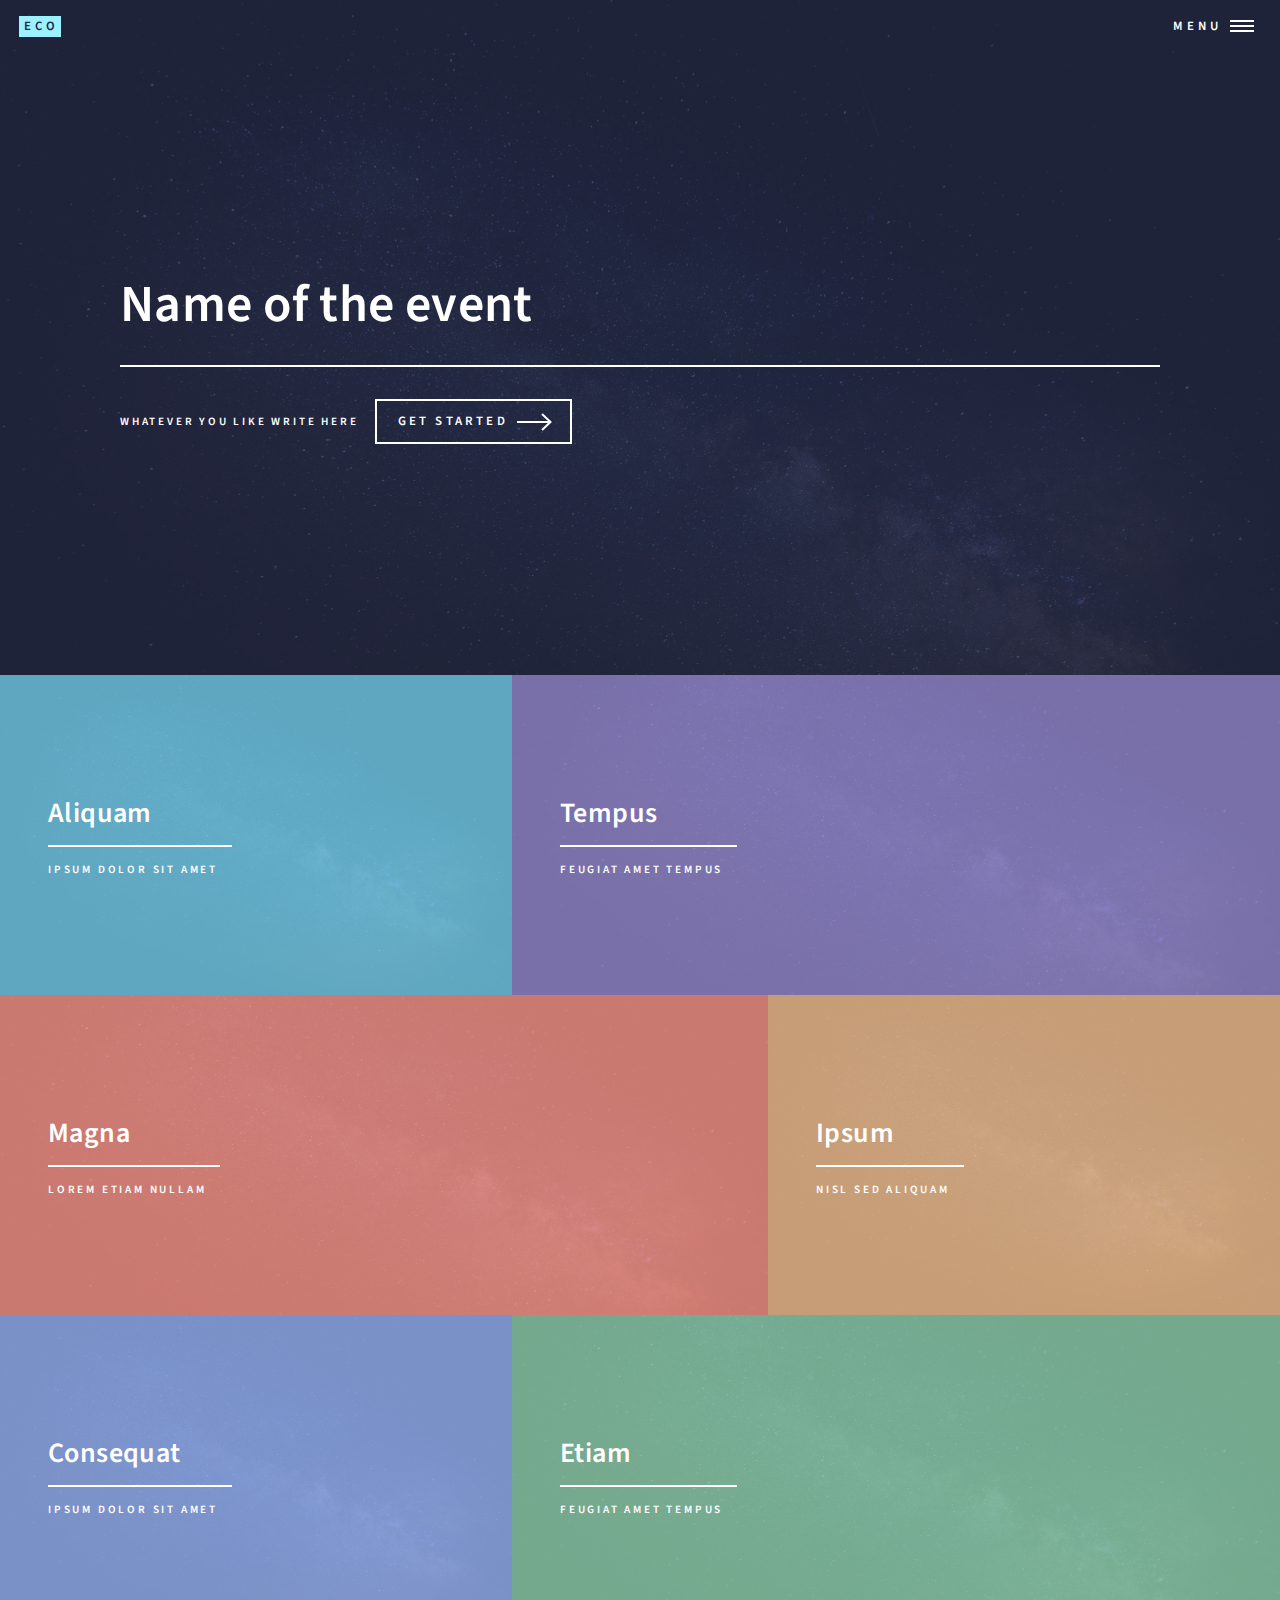
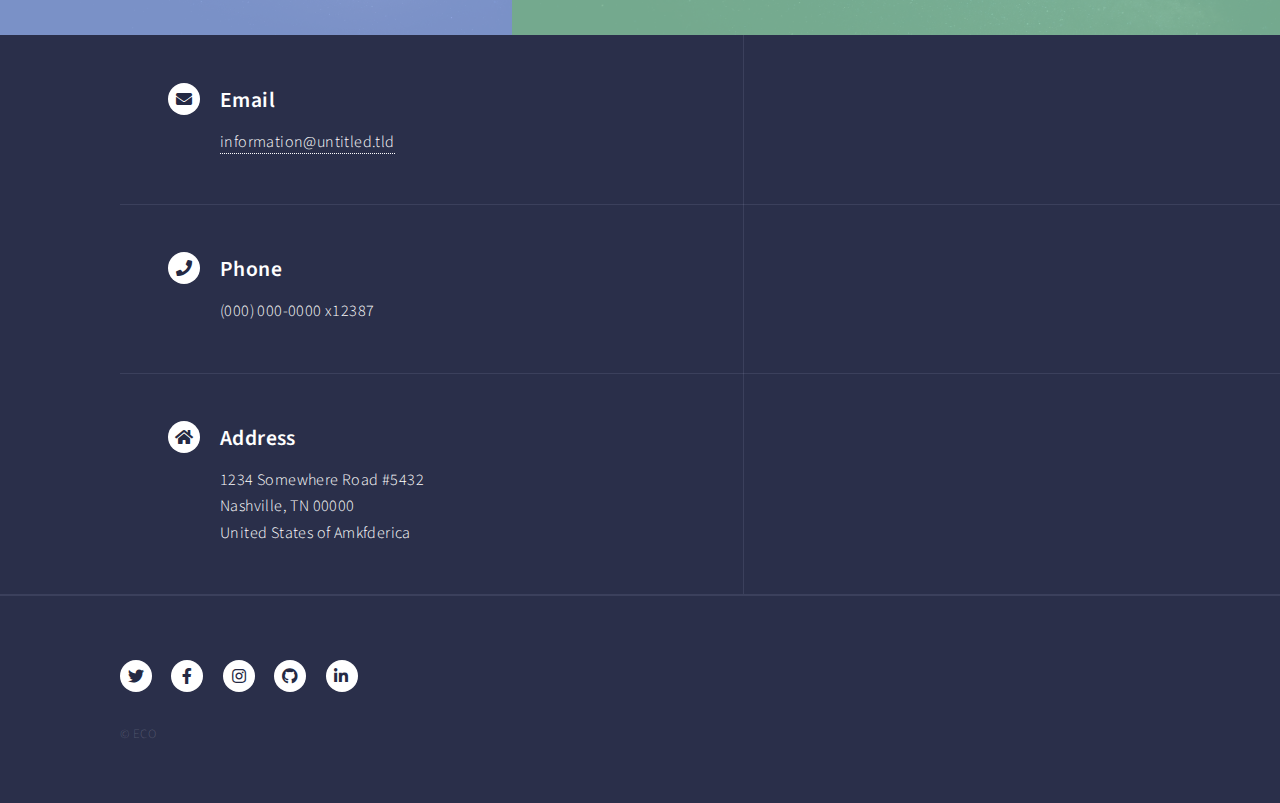
<file: index.html>
<!DOCTYPE HTML>

<html>
	<head>
		<title>ECO SITE</title>
		<meta charset="utf-8" />
		<meta name="viewport" content="width=device-width, initial-scale=1, user-scalable=no" />
		<link rel="stylesheet" href="assets/css/main.css" />
		<noscript><link rel="stylesheet" href="assets/css/noscript.css" /></noscript>

		
	</head>
	<body class="is-preload">
		
		<!-- Wrapper -->
			<div id="wrapper">

				<!-- Header -->
					<header id="header" class="alt">
						<a href="index.html" class="logo"><strong>ECO</strong></a>
						<nav>
							<a href="#menu">Menu</a>
						</nav>
					</header>

				<!-- Menu -->
					<nav id="menu">
						<ul class="links">
							<li><a href="index.html">Home</a></li>
							<li><a href="events.html">Events</a></li>
							<li><a href="about_us.html">About Us</a></li>
							
						</ul>
						
					</nav>

				<!-- Banner -->
					<section id="banner" class="major">
						
						<div class="inner">
							<header class="major">
								<h1>Name of the event</h1>
							</header>
							<div class="content">
								<p>WHATEVER YOU LIKE write here</p>
								<ul class="actions">
									<li><a href="#one" class="button next scrolly">Get Started</a></li>
								</ul>
							</div>
						</div>
					</section>

				<!-- Main -->
					<div id="main">

						<!-- One -->
							<section id="one" class="tiles">
								<article>
									<span class="image">
										<img src="images/banner.jpg" alt="" />
									</span>
									<header class="major">
										<h3><a href="landing.html" class="link">Aliquam</a></h3>
										<p>Ipsum dolor sit amet</p>
									</header>
								</article>
								<article>
									<span class="image">
										<img src="images/banner.jpg" alt="" />
									</span>
									<header class="major">
										<h3><a href="landing.html" class="link">Tempus</a></h3>
										<p>feugiat amet tempus</p>
									</header>
								</article>
								<article>
									<span class="image">
										<img src="images/banner.jpg" alt="" />
									</span>
									<header class="major">
										<h3><a href="landing.html" class="link">Magna</a></h3>
										<p>Lorem etiam nullam</p>
									</header>
								</article>
								<article>
									<span class="image">
										<img src="images/banner.jpg" alt="" />
									</span>
									<header class="major">
										<h3><a href="landing.html" class="link">Ipsum</a></h3>
										<p>Nisl sed aliquam</p>
									</header>
								</article>
								<article>
									<span class="image">
										<img src="images/banner.jpg" alt="" />
									</span>
									<header class="major">
										<h3><a href="landing.html" class="link">Consequat</a></h3>
										<p>Ipsum dolor sit amet</p>
									</header>
								</article>
								<article>
									<span class="image">
										<img src="images/banner.jpg" alt="" />
									</span>
									<header class="major">
										<h3><a href="landing.html" class="link">Etiam</a></h3>
										<p>Feugiat amet tempus</p>
									</header>
								</article>
							</section>

						
							

				<!-- Contact -->
					<section id="contact">
						<div class="inner">
							
							<section class="split">
								<section>
									<div class="contact-method">
										<span class="icon solid alt fa-envelope"></span>
										<h3>Email</h3>
										<a href="#">information@untitled.tld</a>
									</div>
								</section>
								<section>
									<div class="contact-method">
										<span class="icon solid alt fa-phone"></span>
										<h3>Phone</h3>
										<span>(000) 000-0000 x12387</span>
									</div>
								</section>
								<section>
									<div class="contact-method">
										<span class="icon solid alt fa-home"></span>
										<h3>Address</h3>
										<span>1234 Somewhere Road #5432<br />
										Nashville, TN 00000<br />
										United States of Amkfderica</span>
									</div>
								</section>
							</section>
						</div>
					</section>

				<!-- Footer -->
					<footer id="footer">
						<div class="inner">
							<ul class="icons">
								<li><a href="#" class="icon brands alt fa-twitter"><span class="label">Twitter</span></a></li>
								<li><a href="#" class="icon brands alt fa-facebook-f"><span class="label">Facebook</span></a></li>
								<li><a href="#" class="icon brands alt fa-instagram"><span class="label">Instagram</span></a></li>
								<li><a href="#" class="icon brands alt fa-github"><span class="label">GitHub</span></a></li>
								<li><a href="#" class="icon brands alt fa-linkedin-in"><span class="label">LinkedIn</span></a></li>
							</ul>
							<ul class="copyright">
								<li>&copy; ECO</li>
							</ul>
						</div>
					</footer>

			</div>

		<!-- Scripts -->
			<script src="assets/js/jquery.min.js"></script>
			<script src="assets/js/jquery.scrolly.min.js"></script>
			<script src="assets/js/jquery.scrollex.min.js"></script>
			<script src="assets/js/browser.min.js"></script>
			<script src="assets/js/breakpoints.min.js"></script>
			<script src="assets/js/util.js"></script>
			<script src="assets/js/main.js"></script>

	</body>
</html>
</file>
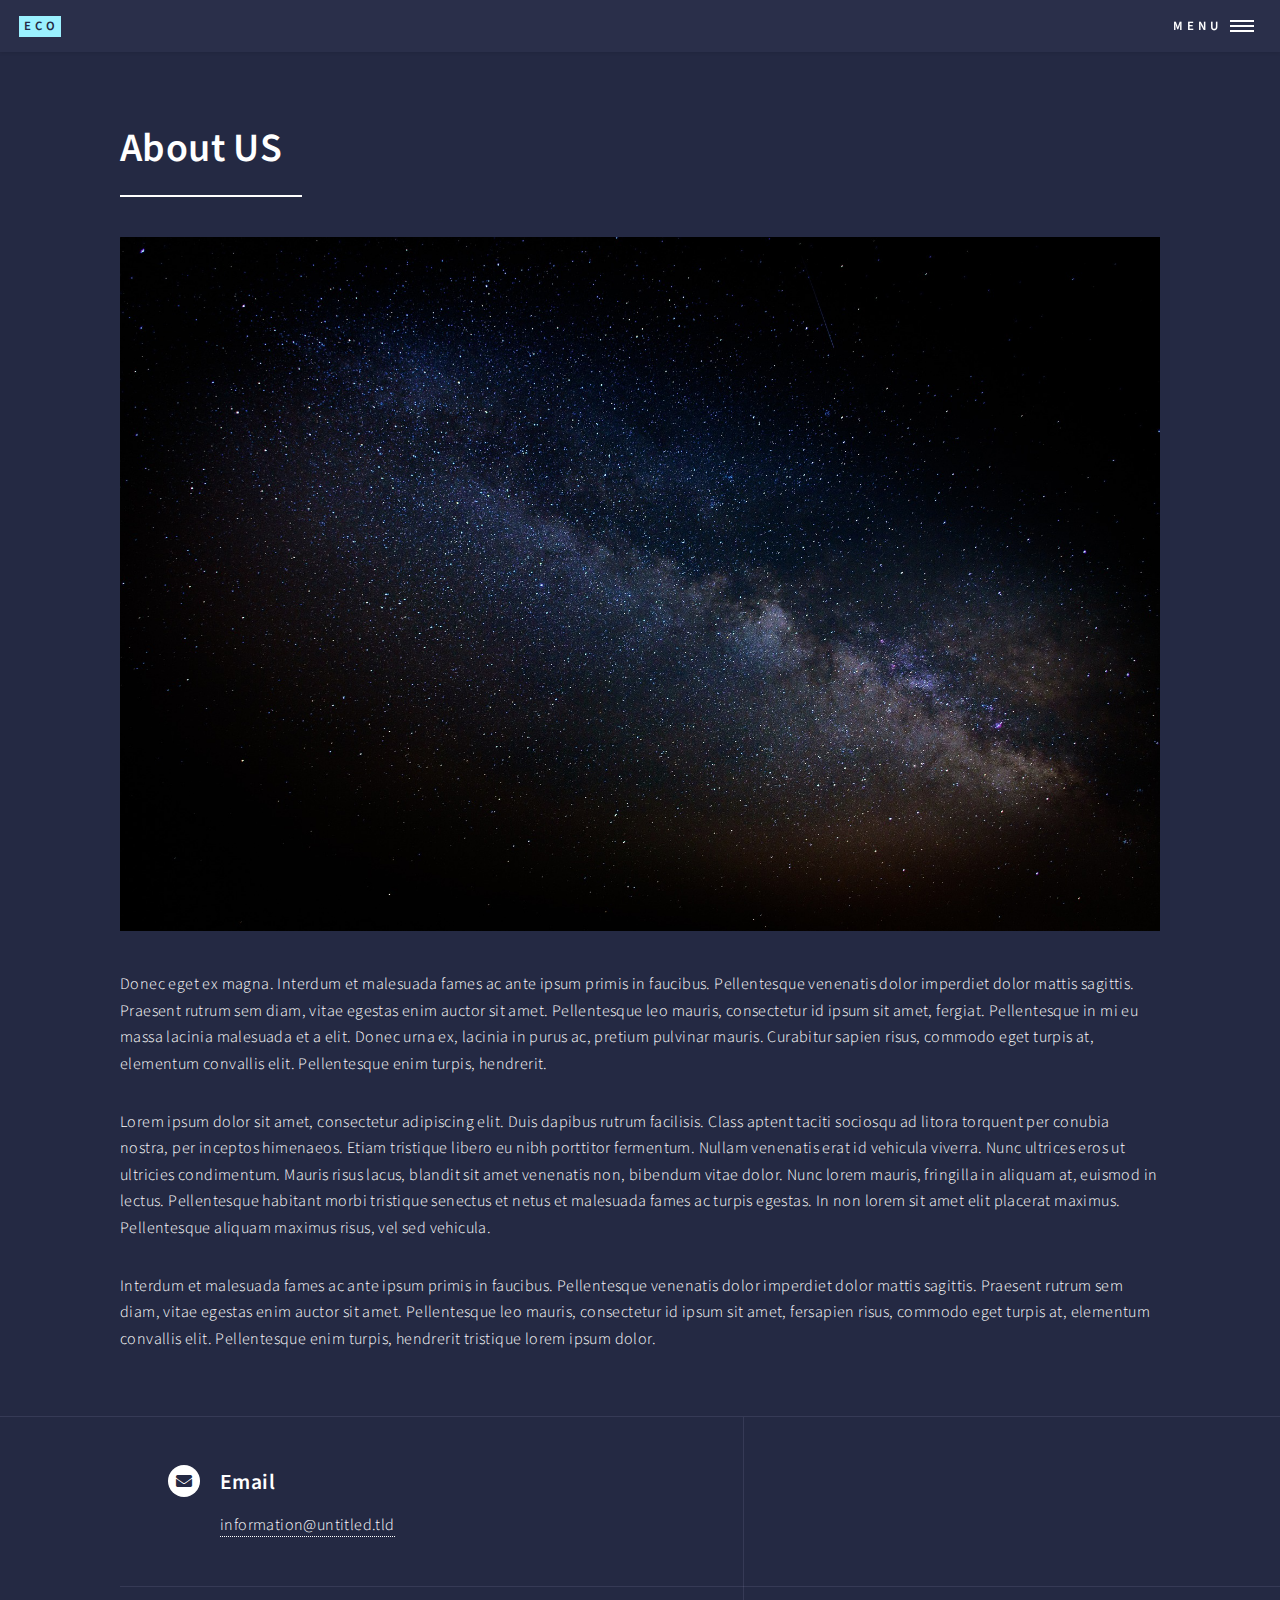
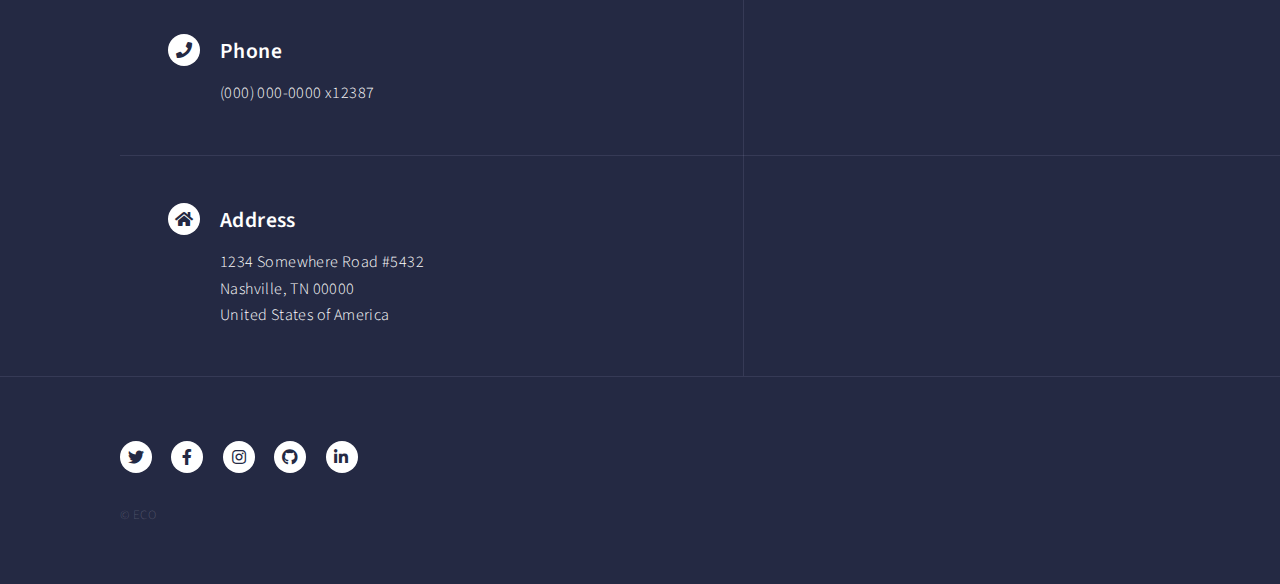
<file: about_us.html>
<!DOCTYPE HTML>

<html>
	<head>
		<title>About Us</title>
		<meta charset="utf-8" />
		<meta name="viewport" content="width=device-width, initial-scale=1, user-scalable=no" />
		<link rel="stylesheet" href="assets/css/main.css" />
		<noscript><link rel="stylesheet" href="assets/css/noscript.css" /></noscript>
	</head>
	<body class="is-preload">

		<!-- Wrapper -->
			<div id="wrapper">

				<!-- Header -->
					<header id="header">
						<a href="index.html" class="logo"><strong>ECO</strong></a>
						<nav>
							<a href="#menu">Menu</a>
						</nav>
					</header>

				<!-- Menu -->
					
					<nav id="menu">
						<ul class="links">
							<li><a href="index.html">Home</a></li>
							<li><a href="events.html">Events</a></li>
							<li><a href="about_us.html">About Us</a></li>
							
						</ul>
						
					</nav>
					</nav>

				<!-- Main -->
					<div id="main" class="alt">

						<!-- One -->
							<section id="one">
								<div class="inner">
									<header class="major">
										<h1>About US</h1>
									</header>
									<span class="image main"><img src="images/banner.jpg" alt="" /></span>
									<p>Donec eget ex magna. Interdum et malesuada fames ac ante ipsum primis in faucibus. Pellentesque venenatis dolor imperdiet dolor mattis sagittis. Praesent rutrum sem diam, vitae egestas enim auctor sit amet. Pellentesque leo mauris, consectetur id ipsum sit amet, fergiat. Pellentesque in mi eu massa lacinia malesuada et a elit. Donec urna ex, lacinia in purus ac, pretium pulvinar mauris. Curabitur sapien risus, commodo eget turpis at, elementum convallis elit. Pellentesque enim turpis, hendrerit.</p>
									<p>Lorem ipsum dolor sit amet, consectetur adipiscing elit. Duis dapibus rutrum facilisis. Class aptent taciti sociosqu ad litora torquent per conubia nostra, per inceptos himenaeos. Etiam tristique libero eu nibh porttitor fermentum. Nullam venenatis erat id vehicula viverra. Nunc ultrices eros ut ultricies condimentum. Mauris risus lacus, blandit sit amet venenatis non, bibendum vitae dolor. Nunc lorem mauris, fringilla in aliquam at, euismod in lectus. Pellentesque habitant morbi tristique senectus et netus et malesuada fames ac turpis egestas. In non lorem sit amet elit placerat maximus. Pellentesque aliquam maximus risus, vel sed vehicula.</p>
									<p>Interdum et malesuada fames ac ante ipsum primis in faucibus. Pellentesque venenatis dolor imperdiet dolor mattis sagittis. Praesent rutrum sem diam, vitae egestas enim auctor sit amet. Pellentesque leo mauris, consectetur id ipsum sit amet, fersapien risus, commodo eget turpis at, elementum convallis elit. Pellentesque enim turpis, hendrerit tristique lorem ipsum dolor.</p>
								</div>
							</section>

					</div>

				<!-- Contact -->
					<section id="contact">
						<div class="inner">
							
							<section class="split">
								<section>
									<div class="contact-method">
										<span class="icon solid alt fa-envelope"></span>
										<h3>Email</h3>
										<a href="#">information@untitled.tld</a>
									</div>
								</section>
								<section>
									<div class="contact-method">
										<span class="icon solid alt fa-phone"></span>
										<h3>Phone</h3>
										<span>(000) 000-0000 x12387</span>
									</div>
								</section>
								<section>
									<div class="contact-method">
										<span class="icon solid alt fa-home"></span>
										<h3>Address</h3>
										<span>1234 Somewhere Road #5432<br />
										Nashville, TN 00000<br />
										United States of America</span>
									</div>
								</section>
							</section>
						</div>
					</section>

				<!-- Footer -->
					<footer id="footer">
						<div class="inner">
							<ul class="icons">
								<li><a href="#" class="icon brands alt fa-twitter"><span class="label">Twitter</span></a></li>
								<li><a href="#" class="icon brands alt fa-facebook-f"><span class="label">Facebook</span></a></li>
								<li><a href="#" class="icon brands alt fa-instagram"><span class="label">Instagram</span></a></li>
								<li><a href="#" class="icon brands alt fa-github"><span class="label">GitHub</span></a></li>
								<li><a href="#" class="icon brands alt fa-linkedin-in"><span class="label">LinkedIn</span></a></li>
							</ul>
							<ul class="copyright">
								<li>&copy; ECO</li>
							</ul>
						</div>
					</footer>

			</div>

		<!-- Scripts -->
			<script src="assets/js/jquery.min.js"></script>
			<script src="assets/js/jquery.scrolly.min.js"></script>
			<script src="assets/js/jquery.scrollex.min.js"></script>
			<script src="assets/js/browser.min.js"></script>
			<script src="assets/js/breakpoints.min.js"></script>
			<script src="assets/js/util.js"></script>
			<script src="assets/js/main.js"></script>

	</body>
</html>
</file>
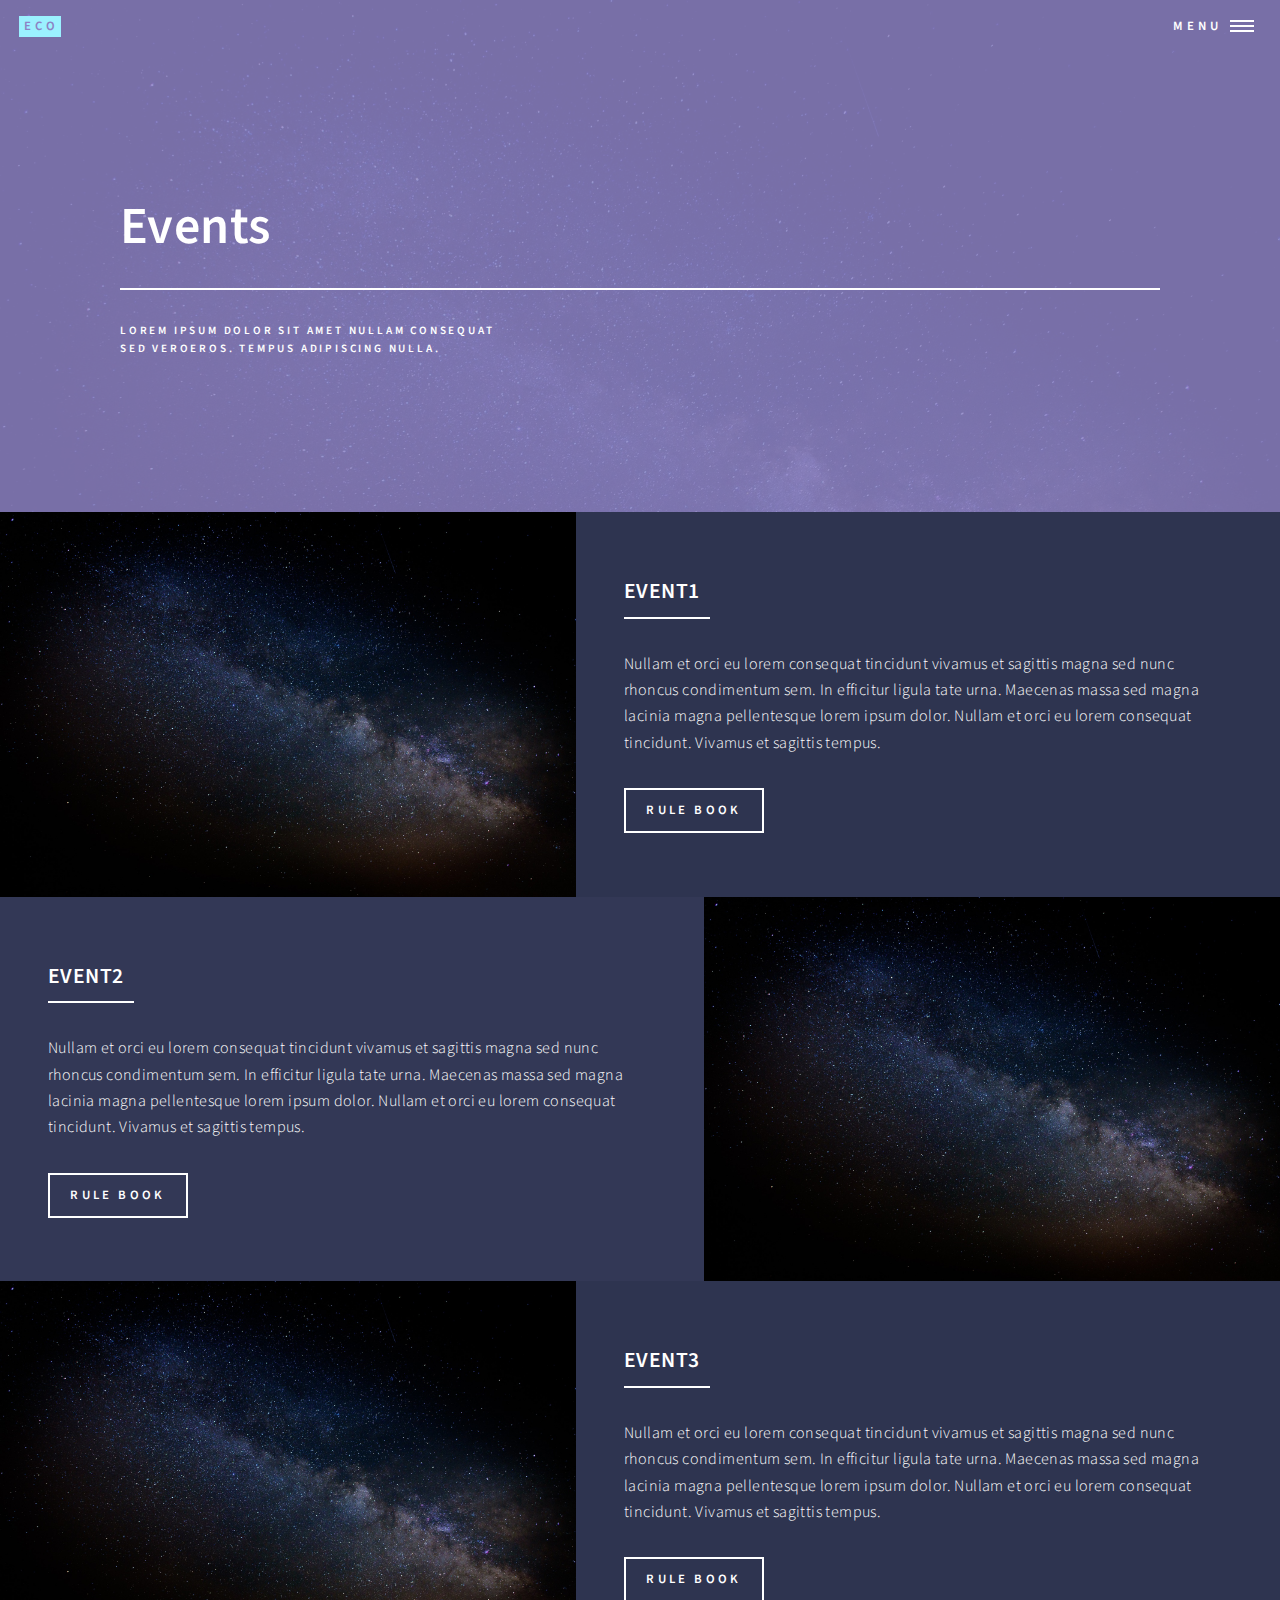
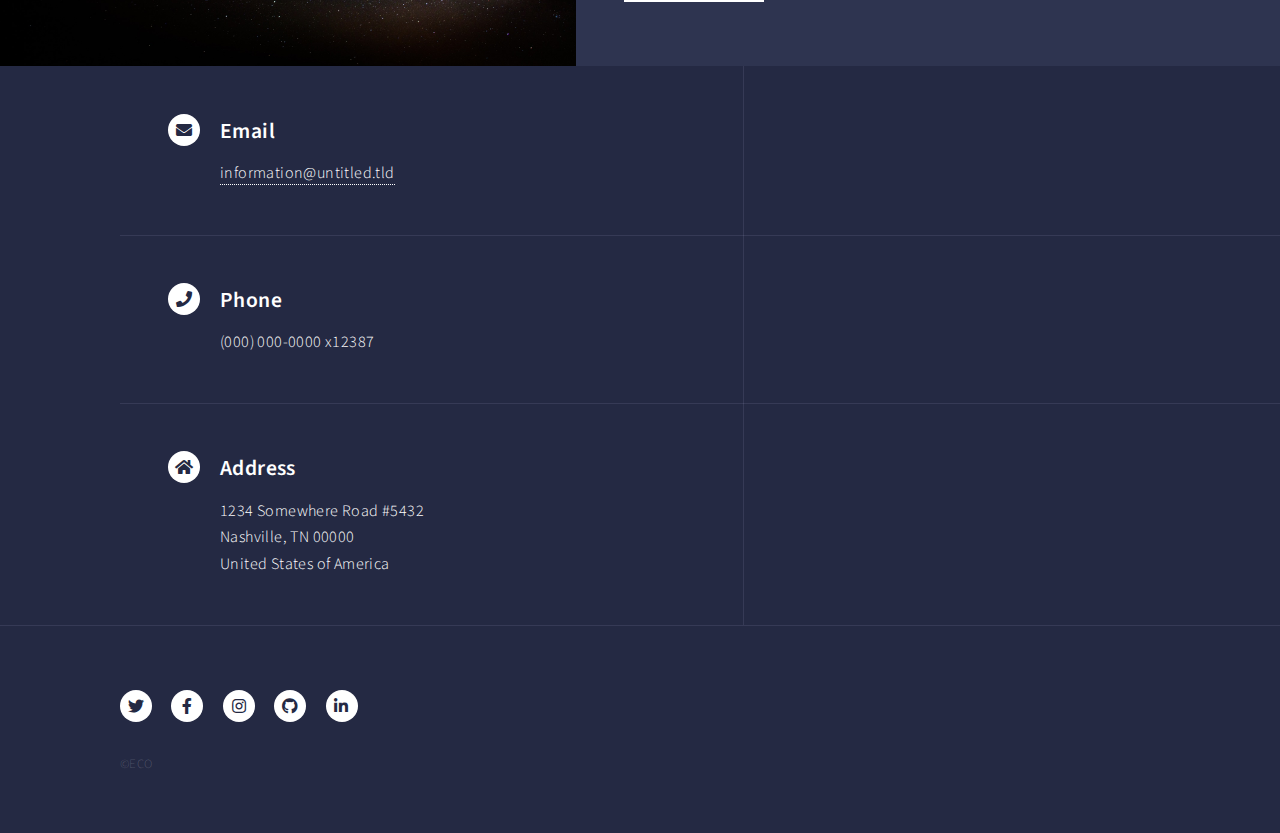
<file: events.html>
<!DOCTYPE HTML>

<html>
	<head>
		<title>Events</title>
		<meta charset="utf-8" />
		<meta name="viewport" content="width=device-width, initial-scale=1, user-scalable=no" />
		<link rel="stylesheet" href="assets/css/main.css" />
		<noscript><link rel="stylesheet" href="assets/css/noscript.css" /></noscript>
	</head>
	<body class="is-preload">

		<!-- Wrapper -->
			<div id="wrapper">

				<!-- Header -->
				<!-- Note: The "styleN" class below should match that of the banner element. -->
					<header id="header" class="alt style2">
						<a href="index.html" class="logo"><strong>ECO</strong> 
						<nav>
							<a href="#menu">Menu</a>
						</nav>
					</header>

				<!-- Menu -->
					
					
					<nav id="menu">
						<ul class="links">
							<li><a href="index.html">Home</a></li>
							<li><a href="events.html">Events</a></li>
							<li><a href="about_us.html">About Us</a></li>
							
						</ul>
						
					</nav>
				<!-- Banner -->
				<!-- Note: The "styleN" class below should match that of the header element. -->
					<section id="banner" class="style2">
						<div class="inner">
							<span class="image">
								<img src="images/banner.jpg" alt="" />
							</span>
							<header class="major">
								<h1>Events</h1>
							</header>
							<div class="content">
								<p>Lorem ipsum dolor sit amet nullam consequat<br />
								sed veroeros. tempus adipiscing nulla.</p>
							</div>
						</div>
					</section>

				<!-- Main -->
					<div id="main">

						

						<!-- Two -->
							<section id="two" class="spotlights">
								<section>
									<a href="index.html" class="image">
										<img src="images/banner.jpg" alt="" data-position="center center" />
									</a>
									<div class="content">
										<div class="inner">
											<header class="major">
												<h3>EVENT1</h3>
											</header>
											<p>Nullam et orci eu lorem consequat tincidunt vivamus et sagittis magna sed nunc rhoncus condimentum sem. In efficitur ligula tate urna. Maecenas massa sed magna lacinia magna pellentesque lorem ipsum dolor. Nullam et orci eu lorem consequat tincidunt. Vivamus et sagittis tempus.</p>
											<ul class="actions">
												<li><a href="index.html" class="button">RULE BOOK</a></li>
											</ul>
										</div>
									</div>
								</section>
								<section>
									<a href="index.html" class="image">
										<img src="images/banner.jpg" alt="" data-position="top center" />
									</a>
									<div class="content">
										<div class="inner">
											<header class="major">
												<h3>EVENT2</h3>
											</header>
											<p>Nullam et orci eu lorem consequat tincidunt vivamus et sagittis magna sed nunc rhoncus condimentum sem. In efficitur ligula tate urna. Maecenas massa sed magna lacinia magna pellentesque lorem ipsum dolor. Nullam et orci eu lorem consequat tincidunt. Vivamus et sagittis tempus.</p>
											<ul class="actions">
												<li><a href="index.html" class="button">Rule Book</a></li>
											</ul>
										</div>
									</div>
								</section>
								<section>
									<a href="index.html" class="image">
										<img src="images/banner.jpg" alt="" data-position="25% 25%" />
									</a>
									<div class="content">
										<div class="inner">
											<header class="major">
												<h3>EVENT3</h3>
											</header>
											<p>Nullam et orci eu lorem consequat tincidunt vivamus et sagittis magna sed nunc rhoncus condimentum sem. In efficitur ligula tate urna. Maecenas massa sed magna lacinia magna pellentesque lorem ipsum dolor. Nullam et orci eu lorem consequat tincidunt. Vivamus et sagittis tempus.</p>
											<ul class="actions">
												<li><a href="index.html" class="button">Rule Book</a></li>
											</ul>
										</div>
									</div>
								</section>
							</section>

						

					</div>

				<!-- Contact -->
					<section id="contact">
						<div class="inner">
							
							<section class="split">
								<section>
									<div class="contact-method">
										<span class="icon solid alt fa-envelope"></span>
										<h3>Email</h3>
										<a href="#">information@untitled.tld</a>
									</div>
								</section>
								<section>
									<div class="contact-method">
										<span class="icon solid alt fa-phone"></span>
										<h3>Phone</h3>
										<span>(000) 000-0000 x12387</span>
									</div>
								</section>
								<section>
									<div class="contact-method">
										<span class="icon solid alt fa-home"></span>
										<h3>Address</h3>
										<span>1234 Somewhere Road #5432<br />
										Nashville, TN 00000<br />
										United States of America</span>
									</div>
								</section>
							</section>
						</div>
					</section>

				<!-- Footer -->
					<footer id="footer">
						<div class="inner">
							<ul class="icons">
								<li><a href="#" class="icon brands alt fa-twitter"><span class="label">Twitter</span></a></li>
								<li><a href="#" class="icon brands alt fa-facebook-f"><span class="label">Facebook</span></a></li>
								<li><a href="#" class="icon brands alt fa-instagram"><span class="label">Instagram</span></a></li>
								<li><a href="#" class="icon brands alt fa-github"><span class="label">GitHub</span></a></li>
								<li><a href="#" class="icon brands alt fa-linkedin-in"><span class="label">LinkedIn</span></a></li>
							</ul>
							<ul class="copyright">
								<li>&copy;ECO</li>
							</ul>
						</div>
					</footer>

			</div>

		<!-- Scripts -->
			<script src="assets/js/jquery.min.js"></script>
			<script src="assets/js/jquery.scrolly.min.js"></script>
			<script src="assets/js/jquery.scrollex.min.js"></script>
			<script src="assets/js/browser.min.js"></script>
			<script src="assets/js/breakpoints.min.js"></script>
			<script src="assets/js/util.js"></script>
			<script src="assets/js/main.js"></script>

	</body>
</html>
</file>
<file: assets/css/noscript.css>
/* Banner */

	body.is-preload #banner:after {
		opacity: 0.85;
	}

	body.is-preload #banner > .inner {
		-moz-filter: none;
		-webkit-filter: none;
		-ms-filter: none;
		filter: none;
		-moz-transform: none;
		-webkit-transform: none;
		-ms-transform: none;
		transform: none;
		opacity: 1;
	}
</file>
<file: assets/css/main.css>
@import url(fontawesome-all.min.css);
@import url("https://fonts.googleapis.com/css?family=Source+Sans+Pro:300,300italic,600,600italic");



html, body, div, span, applet, object,
iframe, h1, h2, h3, h4, h5, h6, p, blockquote,
pre, a, abbr, acronym, address, big, cite,
code, del, dfn, em, img, ins, kbd, q, s, samp,
small, strike, strong, sub, sup, tt, var, b,
u, i, center, dl, dt, dd, ol, ul, li, fieldset,
form, label, legend, table, caption, tbody,
tfoot, thead, tr, th, td, article, aside,
canvas, details, embed, figure, figcaption,
footer, header, hgroup, menu, nav, output, ruby,
section, summary, time, mark, audio, video {
	margin: 0;
	padding: 0;
	border: 0;
	font-size: 100%;
	font: inherit;
	vertical-align: baseline;}

article, aside, details, figcaption, figure,
footer, header, hgroup, menu, nav, section {
	display: block;}

body {
	line-height: 1;
}

ol, ul {
	list-style: none;
}

blockquote, q {
	quotes: none;
}

	blockquote:before, blockquote:after, q:before, q:after {
		content: '';
		content: none;
	}

table {
	border-collapse: collapse;
	border-spacing: 0;
}

body {
	-webkit-text-size-adjust: none;
}

mark {
	background-color: transparent;
	color: inherit;
}

input::-moz-focus-inner {
	border: 0;
	padding: 0;
}

input, select, textarea {
	-moz-appearance: none;
	-webkit-appearance: none;
	-ms-appearance: none;
	appearance: none;
}


/* Basic */

	@-ms-viewport {
		width: device-width;
	}

	body {
		-ms-overflow-style: scrollbar;
	}

	@media screen and (max-width: 480px) {

		html, body {
			min-width: 320px;
		}

	}

	html {
		box-sizing: border-box;
	}

	*, *:before, *:after {
		box-sizing: inherit;
	}

	body {
		background: #242943;
	}

		body.is-preload *, body.is-preload *:before, body.is-preload *:after {
			-moz-animation: none !important;
			-webkit-animation: none !important;
			-ms-animation: none !important;
			animation: none !important;
			-moz-transition: none !important;
			-webkit-transition: none !important;
			-ms-transition: none !important;
			transition: none !important;
		}

/* Type */

	body, input, select, textarea {
		color: #ffffff;
		font-family: "Source Sans Pro", Helvetica, sans-serif;
		font-size: 17pt;
		font-weight: 300;
		letter-spacing: 0.025em;
		line-height: 1.65;
	}

		@media screen and (max-width: 1680px) {

			body, input, select, textarea {
				font-size: 14pt;
			}

		}

		@media screen and (max-width: 1280px) {

			body, input, select, textarea {
				font-size: 12pt;
			}

		}

		@media screen and (max-width: 360px) {

			body, input, select, textarea {
				font-size: 11pt;
			}

		}

	a {
		-moz-transition: color 0.2s ease-in-out, border-bottom-color 0.2s ease-in-out;
		-webkit-transition: color 0.2s ease-in-out, border-bottom-color 0.2s ease-in-out;
		-ms-transition: color 0.2s ease-in-out, border-bottom-color 0.2s ease-in-out;
		transition: color 0.2s ease-in-out, border-bottom-color 0.2s ease-in-out;
		border-bottom: dotted 1px;
		color: inherit;
		text-decoration: none;
	}

		a:hover {
			border-bottom-color: transparent;
			color: #9bf1ff !important;
		}

		a:active {
			color: #53e3fb !important;
		}

	strong, b {
		color: #ffffff;
		font-weight: 600;
	}

	em, i {
		font-style: italic;
	}

	p {
		margin: 0 0 2em 0;
	}

	h1, h2, h3, h4, h5, h6 {
		color: #ffffff;
		font-weight: 600;
		line-height: 1.65;
		margin: 0 0 1em 0;
	}

		h1 a, h2 a, h3 a, h4 a, h5 a, h6 a {
			color: inherit;
			border-bottom: 0;
		}

	h1 {
		font-size: 2.5em;
	}

	h2 {
		font-size: 1.75em;
	}

	h3 {
		font-size: 1.35em;
	}

	h4 {
		font-size: 1.1em;
	}

	h5 {
		font-size: 0.9em;
	}

	h6 {
		font-size: 0.7em;
	}

	@media screen and (max-width: 736px) {

		h1 {
			font-size: 2em;
		}

		h2 {
			font-size: 1.5em;
		}

		h3 {
			font-size: 1.25em;
		}

	}

	sub {
		font-size: 0.8em;
		position: relative;
		top: 0.5em;
	}

	sup {
		font-size: 0.8em;
		position: relative;
		top: -0.5em;
	}

	blockquote {
		border-left: solid 4px rgba(212, 212, 255, 0.1);
		font-style: italic;
		margin: 0 0 2em 0;
		padding: 0.5em 0 0.5em 2em;
	}

	code {
		background: rgba(212, 212, 255, 0.035);
		font-family: "Courier New", monospace;
		font-size: 0.9em;
		margin: 0 0.25em;
		padding: 0.25em 0.65em;
	}

	pre {
		-webkit-overflow-scrolling: touch;
		font-family: "Courier New", monospace;
		font-size: 0.9em;
		margin: 0 0 2em 0;
	}

		pre code {
			display: block;
			line-height: 1.75;
			padding: 1em 1.5em;
			overflow-x: auto;
		}

	hr {
		border: 0;
		border-bottom: solid 1px rgba(212, 212, 255, 0.1);
		margin: 2em 0;
	}

		hr.major {
			margin: 3em 0;
		}

	.align-left {
		text-align: left;
	}

	.align-center {
		text-align: center;
	}

	.align-right {
		text-align: right;
	}

/* Row */

	.row {
		display: flex;
		flex-wrap: wrap;
		box-sizing: border-box;
		align-items: stretch;
	}

		.row > * {
			box-sizing: border-box;
		}

		.row.gtr-uniform > * > :last-child {
			margin-bottom: 0;
		}

		.row.aln-left {
			justify-content: flex-start;
		}

		.row.aln-center {
			justify-content: center;
		}

		.row.aln-right {
			justify-content: flex-end;
		}

		.row.aln-top {
			align-items: flex-start;
		}

		.row.aln-middle {
			align-items: center;
		}

		.row.aln-bottom {
			align-items: flex-end;
		}

		.row > .imp {
			order: -1;
		}

		.row > .col-1 {
			width: 8.33333%;
		}

		.row > .off-1 {
			margin-left: 8.33333%;
		}

		.row > .col-2 {
			width: 16.66667%;
		}

		.row > .off-2 {
			margin-left: 16.66667%;
		}

		.row > .col-3 {
			width: 25%;
		}

		.row > .off-3 {
			margin-left: 25%;
		}

		.row > .col-4 {
			width: 33.33333%;
		}

		.row > .off-4 {
			margin-left: 33.33333%;
		}

		.row > .col-5 {
			width: 41.66667%;
		}

		.row > .off-5 {
			margin-left: 41.66667%;
		}

		.row > .col-6 {
			width: 50%;
		}

		.row > .off-6 {
			margin-left: 50%;
		}

		.row > .col-7 {
			width: 58.33333%;
		}

		.row > .off-7 {
			margin-left: 58.33333%;
		}

		.row > .col-8 {
			width: 66.66667%;
		}

		.row > .off-8 {
			margin-left: 66.66667%;
		}

		.row > .col-9 {
			width: 75%;
		}

		.row > .off-9 {
			margin-left: 75%;
		}

		.row > .col-10 {
			width: 83.33333%;
		}

		.row > .off-10 {
			margin-left: 83.33333%;
		}

		.row > .col-11 {
			width: 91.66667%;
		}

		.row > .off-11 {
			margin-left: 91.66667%;
		}

		.row > .col-12 {
			width: 100%;
		}

		.row > .off-12 {
			margin-left: 100%;
		}

		.row.gtr-0 {
			margin-top: 0;
			margin-left: 0em;
		}

			.row.gtr-0 > * {
				padding: 0 0 0 0em;
			}

			.row.gtr-0.gtr-uniform {
				margin-top: 0em;
			}

				.row.gtr-0.gtr-uniform > * {
					padding-top: 0em;
				}

		.row.gtr-25 {
			margin-top: 0;
			margin-left: -0.5em;
		}

			.row.gtr-25 > * {
				padding: 0 0 0 0.5em;
			}

			.row.gtr-25.gtr-uniform {
				margin-top: -0.5em;
			}

				.row.gtr-25.gtr-uniform > * {
					padding-top: 0.5em;
				}

		.row.gtr-50 {
			margin-top: 0;
			margin-left: -1em;
		}

			.row.gtr-50 > * {
				padding: 0 0 0 1em;
			}

			.row.gtr-50.gtr-uniform {
				margin-top: -1em;
			}

				.row.gtr-50.gtr-uniform > * {
					padding-top: 1em;
				}

		.row {
			margin-top: 0;
			margin-left: -2em;
		}

			.row > * {
				padding: 0 0 0 2em;
			}

			.row.gtr-uniform {
				margin-top: -2em;
			}

				.row.gtr-uniform > * {
					padding-top: 2em;
				}

		.row.gtr-150 {
			margin-top: 0;
			margin-left: -3em;
		}

			.row.gtr-150 > * {
				padding: 0 0 0 3em;
			}

			.row.gtr-150.gtr-uniform {
				margin-top: -3em;
			}

				.row.gtr-150.gtr-uniform > * {
					padding-top: 3em;
				}

		.row.gtr-200 {
			margin-top: 0;
			margin-left: -4em;
		}

			.row.gtr-200 > * {
				padding: 0 0 0 4em;
			}

			.row.gtr-200.gtr-uniform {
				margin-top: -4em;
			}

				.row.gtr-200.gtr-uniform > * {
					padding-top: 4em;
				}

		@media screen and (max-width: 1680px) {

			.row {
				display: flex;
				flex-wrap: wrap;
				box-sizing: border-box;
				align-items: stretch;
			}

				.row > * {
					box-sizing: border-box;
				}

				.row.gtr-uniform > * > :last-child {
					margin-bottom: 0;
				}

				.row.aln-left {
					justify-content: flex-start;
				}

				.row.aln-center {
					justify-content: center;
				}

				.row.aln-right {
					justify-content: flex-end;
				}

				.row.aln-top {
					align-items: flex-start;
				}

				.row.aln-middle {
					align-items: center;
				}

				.row.aln-bottom {
					align-items: flex-end;
				}

				.row > .imp-xlarge {
					order: -1;
				}

				.row > .col-1-xlarge {
					width: 8.33333%;
				}

				.row > .off-1-xlarge {
					margin-left: 8.33333%;
				}

				.row > .col-2-xlarge {
					width: 16.66667%;
				}

				.row > .off-2-xlarge {
					margin-left: 16.66667%;
				}

				.row > .col-3-xlarge {
					width: 25%;
				}

				.row > .off-3-xlarge {
					margin-left: 25%;
				}

				.row > .col-4-xlarge {
					width: 33.33333%;
				}

				.row > .off-4-xlarge {
					margin-left: 33.33333%;
				}

				.row > .col-5-xlarge {
					width: 41.66667%;
				}

				.row > .off-5-xlarge {
					margin-left: 41.66667%;
				}

				.row > .col-6-xlarge {
					width: 50%;
				}

				.row > .off-6-xlarge {
					margin-left: 50%;
				}

				.row > .col-7-xlarge {
					width: 58.33333%;
				}

				.row > .off-7-xlarge {
					margin-left: 58.33333%;
				}

				.row > .col-8-xlarge {
					width: 66.66667%;
				}

				.row > .off-8-xlarge {
					margin-left: 66.66667%;
				}

				.row > .col-9-xlarge {
					width: 75%;
				}

				.row > .off-9-xlarge {
					margin-left: 75%;
				}

				.row > .col-10-xlarge {
					width: 83.33333%;
				}

				.row > .off-10-xlarge {
					margin-left: 83.33333%;
				}

				.row > .col-11-xlarge {
					width: 91.66667%;
				}

				.row > .off-11-xlarge {
					margin-left: 91.66667%;
				}

				.row > .col-12-xlarge {
					width: 100%;
				}

				.row > .off-12-xlarge {
					margin-left: 100%;
				}

				.row.gtr-0 {
					margin-top: 0;
					margin-left: 0em;
				}

					.row.gtr-0 > * {
						padding: 0 0 0 0em;
					}

					.row.gtr-0.gtr-uniform {
						margin-top: 0em;
					}

						.row.gtr-0.gtr-uniform > * {
							padding-top: 0em;
						}

				.row.gtr-25 {
					margin-top: 0;
					margin-left: -0.5em;
				}

					.row.gtr-25 > * {
						padding: 0 0 0 0.5em;
					}

					.row.gtr-25.gtr-uniform {
						margin-top: -0.5em;
					}

						.row.gtr-25.gtr-uniform > * {
							padding-top: 0.5em;
						}

				.row.gtr-50 {
					margin-top: 0;
					margin-left: -1em;
				}

					.row.gtr-50 > * {
						padding: 0 0 0 1em;
					}

					.row.gtr-50.gtr-uniform {
						margin-top: -1em;
					}

						.row.gtr-50.gtr-uniform > * {
							padding-top: 1em;
						}

				.row {
					margin-top: 0;
					margin-left: -2em;
				}

					.row > * {
						padding: 0 0 0 2em;
					}

					.row.gtr-uniform {
						margin-top: -2em;
					}

						.row.gtr-uniform > * {
							padding-top: 2em;
						}

				.row.gtr-150 {
					margin-top: 0;
					margin-left: -3em;
				}

					.row.gtr-150 > * {
						padding: 0 0 0 3em;
					}

					.row.gtr-150.gtr-uniform {
						margin-top: -3em;
					}

						.row.gtr-150.gtr-uniform > * {
							padding-top: 3em;
						}

				.row.gtr-200 {
					margin-top: 0;
					margin-left: -4em;
				}

					.row.gtr-200 > * {
						padding: 0 0 0 4em;
					}

					.row.gtr-200.gtr-uniform {
						margin-top: -4em;
					}

						.row.gtr-200.gtr-uniform > * {
							padding-top: 4em;
						}

		}

		@media screen and (max-width: 1280px) {

			.row {
				display: flex;
				flex-wrap: wrap;
				box-sizing: border-box;
				align-items: stretch;
			}

				.row > * {
					box-sizing: border-box;
				}

				.row.gtr-uniform > * > :last-child {
					margin-bottom: 0;
				}

				.row.aln-left {
					justify-content: flex-start;
				}

				.row.aln-center {
					justify-content: center;
				}

				.row.aln-right {
					justify-content: flex-end;
				}

				.row.aln-top {
					align-items: flex-start;
				}

				.row.aln-middle {
					align-items: center;
				}

				.row.aln-bottom {
					align-items: flex-end;
				}

				.row > .imp-large {
					order: -1;
				}

				.row > .col-1-large {
					width: 8.33333%;
				}

				.row > .off-1-large {
					margin-left: 8.33333%;
				}

				.row > .col-2-large {
					width: 16.66667%;
				}

				.row > .off-2-large {
					margin-left: 16.66667%;
				}

				.row > .col-3-large {
					width: 25%;
				}

				.row > .off-3-large {
					margin-left: 25%;
				}

				.row > .col-4-large {
					width: 33.33333%;
				}

				.row > .off-4-large {
					margin-left: 33.33333%;
				}

				.row > .col-5-large {
					width: 41.66667%;
				}

				.row > .off-5-large {
					margin-left: 41.66667%;
				}

				.row > .col-6-large {
					width: 50%;
				}

				.row > .off-6-large {
					margin-left: 50%;
				}

				.row > .col-7-large {
					width: 58.33333%;
				}

				.row > .off-7-large {
					margin-left: 58.33333%;
				}

				.row > .col-8-large {
					width: 66.66667%;
				}

				.row > .off-8-large {
					margin-left: 66.66667%;
				}

				.row > .col-9-large {
					width: 75%;
				}

				.row > .off-9-large {
					margin-left: 75%;
				}

				.row > .col-10-large {
					width: 83.33333%;
				}

				.row > .off-10-large {
					margin-left: 83.33333%;
				}

				.row > .col-11-large {
					width: 91.66667%;
				}

				.row > .off-11-large {
					margin-left: 91.66667%;
				}

				.row > .col-12-large {
					width: 100%;
				}

				.row > .off-12-large {
					margin-left: 100%;
				}

				.row.gtr-0 {
					margin-top: 0;
					margin-left: 0em;
				}

					.row.gtr-0 > * {
						padding: 0 0 0 0em;
					}

					.row.gtr-0.gtr-uniform {
						margin-top: 0em;
					}

						.row.gtr-0.gtr-uniform > * {
							padding-top: 0em;
						}

				.row.gtr-25 {
					margin-top: 0;
					margin-left: -0.375em;
				}

					.row.gtr-25 > * {
						padding: 0 0 0 0.375em;
					}

					.row.gtr-25.gtr-uniform {
						margin-top: -0.375em;
					}

						.row.gtr-25.gtr-uniform > * {
							padding-top: 0.375em;
						}

				.row.gtr-50 {
					margin-top: 0;
					margin-left: -0.75em;
				}

					.row.gtr-50 > * {
						padding: 0 0 0 0.75em;
					}

					.row.gtr-50.gtr-uniform {
						margin-top: -0.75em;
					}

						.row.gtr-50.gtr-uniform > * {
							padding-top: 0.75em;
						}

				.row {
					margin-top: 0;
					margin-left: -1.5em;
				}

					.row > * {
						padding: 0 0 0 1.5em;
					}

					.row.gtr-uniform {
						margin-top: -1.5em;
					}

						.row.gtr-uniform > * {
							padding-top: 1.5em;
						}

				.row.gtr-150 {
					margin-top: 0;
					margin-left: -2.25em;
				}

					.row.gtr-150 > * {
						padding: 0 0 0 2.25em;
					}

					.row.gtr-150.gtr-uniform {
						margin-top: -2.25em;
					}

						.row.gtr-150.gtr-uniform > * {
							padding-top: 2.25em;
						}

				.row.gtr-200 {
					margin-top: 0;
					margin-left: -3em;
				}

					.row.gtr-200 > * {
						padding: 0 0 0 3em;
					}

					.row.gtr-200.gtr-uniform {
						margin-top: -3em;
					}

						.row.gtr-200.gtr-uniform > * {
							padding-top: 3em;
						}

		}

		@media screen and (max-width: 980px) {

			.row {
				display: flex;
				flex-wrap: wrap;
				box-sizing: border-box;
				align-items: stretch;
			}

				.row > * {
					box-sizing: border-box;
				}

				.row.gtr-uniform > * > :last-child {
					margin-bottom: 0;
				}

				.row.aln-left {
					justify-content: flex-start;
				}

				.row.aln-center {
					justify-content: center;
				}

				.row.aln-right {
					justify-content: flex-end;
				}

				.row.aln-top {
					align-items: flex-start;
				}

				.row.aln-middle {
					align-items: center;
				}

				.row.aln-bottom {
					align-items: flex-end;
				}

				.row > .imp-medium {
					order: -1;
				}

				.row > .col-1-medium {
					width: 8.33333%;
				}

				.row > .off-1-medium {
					margin-left: 8.33333%;
				}

				.row > .col-2-medium {
					width: 16.66667%;
				}

				.row > .off-2-medium {
					margin-left: 16.66667%;
				}

				.row > .col-3-medium {
					width: 25%;
				}

				.row > .off-3-medium {
					margin-left: 25%;
				}

				.row > .col-4-medium {
					width: 33.33333%;
				}

				.row > .off-4-medium {
					margin-left: 33.33333%;
				}

				.row > .col-5-medium {
					width: 41.66667%;
				}

				.row > .off-5-medium {
					margin-left: 41.66667%;
				}

				.row > .col-6-medium {
					width: 50%;
				}

				.row > .off-6-medium {
					margin-left: 50%;
				}

				.row > .col-7-medium {
					width: 58.33333%;
				}

				.row > .off-7-medium {
					margin-left: 58.33333%;
				}

				.row > .col-8-medium {
					width: 66.66667%;
				}

				.row > .off-8-medium {
					margin-left: 66.66667%;
				}

				.row > .col-9-medium {
					width: 75%;
				}

				.row > .off-9-medium {
					margin-left: 75%;
				}

				.row > .col-10-medium {
					width: 83.33333%;
				}

				.row > .off-10-medium {
					margin-left: 83.33333%;
				}

				.row > .col-11-medium {
					width: 91.66667%;
				}

				.row > .off-11-medium {
					margin-left: 91.66667%;
				}

				.row > .col-12-medium {
					width: 100%;
				}

				.row > .off-12-medium {
					margin-left: 100%;
				}

				.row.gtr-0 {
					margin-top: 0;
					margin-left: 0em;
				}

					.row.gtr-0 > * {
						padding: 0 0 0 0em;
					}

					.row.gtr-0.gtr-uniform {
						margin-top: 0em;
					}

						.row.gtr-0.gtr-uniform > * {
							padding-top: 0em;
						}

				.row.gtr-25 {
					margin-top: 0;
					margin-left: -0.375em;
				}

					.row.gtr-25 > * {
						padding: 0 0 0 0.375em;
					}

					.row.gtr-25.gtr-uniform {
						margin-top: -0.375em;
					}

						.row.gtr-25.gtr-uniform > * {
							padding-top: 0.375em;
						}

				.row.gtr-50 {
					margin-top: 0;
					margin-left: -0.75em;
				}

					.row.gtr-50 > * {
						padding: 0 0 0 0.75em;
					}

					.row.gtr-50.gtr-uniform {
						margin-top: -0.75em;
					}

						.row.gtr-50.gtr-uniform > * {
							padding-top: 0.75em;
						}

				.row {
					margin-top: 0;
					margin-left: -1.5em;
				}

					.row > * {
						padding: 0 0 0 1.5em;
					}

					.row.gtr-uniform {
						margin-top: -1.5em;
					}

						.row.gtr-uniform > * {
							padding-top: 1.5em;
						}

				.row.gtr-150 {
					margin-top: 0;
					margin-left: -2.25em;
				}

					.row.gtr-150 > * {
						padding: 0 0 0 2.25em;
					}

					.row.gtr-150.gtr-uniform {
						margin-top: -2.25em;
					}

						.row.gtr-150.gtr-uniform > * {
							padding-top: 2.25em;
						}

				.row.gtr-200 {
					margin-top: 0;
					margin-left: -3em;
				}

					.row.gtr-200 > * {
						padding: 0 0 0 3em;
					}

					.row.gtr-200.gtr-uniform {
						margin-top: -3em;
					}

						.row.gtr-200.gtr-uniform > * {
							padding-top: 3em;
						}

		}

		@media screen and (max-width: 736px) {

			.row {
				display: flex;
				flex-wrap: wrap;
				box-sizing: border-box;
				align-items: stretch;
			}

				.row > * {
					box-sizing: border-box;
				}

				.row.gtr-uniform > * > :last-child {
					margin-bottom: 0;
				}

				.row.aln-left {
					justify-content: flex-start;
				}

				.row.aln-center {
					justify-content: center;
				}

				.row.aln-right {
					justify-content: flex-end;
				}

				.row.aln-top {
					align-items: flex-start;
				}

				.row.aln-middle {
					align-items: center;
				}

				.row.aln-bottom {
					align-items: flex-end;
				}

				.row > .imp-small {
					order: -1;
				}

				.row > .col-1-small {
					width: 8.33333%;
				}

				.row > .off-1-small {
					margin-left: 8.33333%;
				}

				.row > .col-2-small {
					width: 16.66667%;
				}

				.row > .off-2-small {
					margin-left: 16.66667%;
				}

				.row > .col-3-small {
					width: 25%;
				}

				.row > .off-3-small {
					margin-left: 25%;
				}

				.row > .col-4-small {
					width: 33.33333%;
				}

				.row > .off-4-small {
					margin-left: 33.33333%;
				}

				.row > .col-5-small {
					width: 41.66667%;
				}

				.row > .off-5-small {
					margin-left: 41.66667%;
				}

				.row > .col-6-small {
					width: 50%;
				}

				.row > .off-6-small {
					margin-left: 50%;
				}

				.row > .col-7-small {
					width: 58.33333%;
				}

				.row > .off-7-small {
					margin-left: 58.33333%;
				}

				.row > .col-8-small {
					width: 66.66667%;
				}

				.row > .off-8-small {
					margin-left: 66.66667%;
				}

				.row > .col-9-small {
					width: 75%;
				}

				.row > .off-9-small {
					margin-left: 75%;
				}

				.row > .col-10-small {
					width: 83.33333%;
				}

				.row > .off-10-small {
					margin-left: 83.33333%;
				}

				.row > .col-11-small {
					width: 91.66667%;
				}

				.row > .off-11-small {
					margin-left: 91.66667%;
				}

				.row > .col-12-small {
					width: 100%;
				}

				.row > .off-12-small {
					margin-left: 100%;
				}

				.row.gtr-0 {
					margin-top: 0;
					margin-left: 0em;
				}

					.row.gtr-0 > * {
						padding: 0 0 0 0em;
					}

					.row.gtr-0.gtr-uniform {
						margin-top: 0em;
					}

						.row.gtr-0.gtr-uniform > * {
							padding-top: 0em;
						}

				.row.gtr-25 {
					margin-top: 0;
					margin-left: -0.3125em;
				}

					.row.gtr-25 > * {
						padding: 0 0 0 0.3125em;
					}

					.row.gtr-25.gtr-uniform {
						margin-top: -0.3125em;
					}

						.row.gtr-25.gtr-uniform > * {
							padding-top: 0.3125em;
						}

				.row.gtr-50 {
					margin-top: 0;
					margin-left: -0.625em;
				}

					.row.gtr-50 > * {
						padding: 0 0 0 0.625em;
					}

					.row.gtr-50.gtr-uniform {
						margin-top: -0.625em;
					}

						.row.gtr-50.gtr-uniform > * {
							padding-top: 0.625em;
						}

				.row {
					margin-top: 0;
					margin-left: -1.25em;
				}

					.row > * {
						padding: 0 0 0 1.25em;
					}

					.row.gtr-uniform {
						margin-top: -1.25em;
					}

						.row.gtr-uniform > * {
							padding-top: 1.25em;
						}

				.row.gtr-150 {
					margin-top: 0;
					margin-left: -1.875em;
				}

					.row.gtr-150 > * {
						padding: 0 0 0 1.875em;
					}

					.row.gtr-150.gtr-uniform {
						margin-top: -1.875em;
					}

						.row.gtr-150.gtr-uniform > * {
							padding-top: 1.875em;
						}

				.row.gtr-200 {
					margin-top: 0;
					margin-left: -2.5em;
				}

					.row.gtr-200 > * {
						padding: 0 0 0 2.5em;
					}

					.row.gtr-200.gtr-uniform {
						margin-top: -2.5em;
					}

						.row.gtr-200.gtr-uniform > * {
							padding-top: 2.5em;
						}

		}

		@media screen and (max-width: 480px) {

			.row {
				display: flex;
				flex-wrap: wrap;
				box-sizing: border-box;
				align-items: stretch;
			}

				.row > * {
					box-sizing: border-box;
				}

				.row.gtr-uniform > * > :last-child {
					margin-bottom: 0;
				}

				.row.aln-left {
					justify-content: flex-start;
				}

				.row.aln-center {
					justify-content: center;
				}

				.row.aln-right {
					justify-content: flex-end;
				}

				.row.aln-top {
					align-items: flex-start;
				}

				.row.aln-middle {
					align-items: center;
				}

				.row.aln-bottom {
					align-items: flex-end;
				}

				.row > .imp-xsmall {
					order: -1;
				}

				.row > .col-1-xsmall {
					width: 8.33333%;
				}

				.row > .off-1-xsmall {
					margin-left: 8.33333%;
				}

				.row > .col-2-xsmall {
					width: 16.66667%;
				}

				.row > .off-2-xsmall {
					margin-left: 16.66667%;
				}

				.row > .col-3-xsmall {
					width: 25%;
				}

				.row > .off-3-xsmall {
					margin-left: 25%;
				}

				.row > .col-4-xsmall {
					width: 33.33333%;
				}

				.row > .off-4-xsmall {
					margin-left: 33.33333%;
				}

				.row > .col-5-xsmall {
					width: 41.66667%;
				}

				.row > .off-5-xsmall {
					margin-left: 41.66667%;
				}

				.row > .col-6-xsmall {
					width: 50%;
				}

				.row > .off-6-xsmall {
					margin-left: 50%;
				}

				.row > .col-7-xsmall {
					width: 58.33333%;
				}

				.row > .off-7-xsmall {
					margin-left: 58.33333%;
				}

				.row > .col-8-xsmall {
					width: 66.66667%;
				}

				.row > .off-8-xsmall {
					margin-left: 66.66667%;
				}

				.row > .col-9-xsmall {
					width: 75%;
				}

				.row > .off-9-xsmall {
					margin-left: 75%;
				}

				.row > .col-10-xsmall {
					width: 83.33333%;
				}

				.row > .off-10-xsmall {
					margin-left: 83.33333%;
				}

				.row > .col-11-xsmall {
					width: 91.66667%;
				}

				.row > .off-11-xsmall {
					margin-left: 91.66667%;
				}

				.row > .col-12-xsmall {
					width: 100%;
				}

				.row > .off-12-xsmall {
					margin-left: 100%;
				}

				.row.gtr-0 {
					margin-top: 0;
					margin-left: 0em;
				}

					.row.gtr-0 > * {
						padding: 0 0 0 0em;
					}

					.row.gtr-0.gtr-uniform {
						margin-top: 0em;
					}

						.row.gtr-0.gtr-uniform > * {
							padding-top: 0em;
						}

				.row.gtr-25 {
					margin-top: 0;
					margin-left: -0.3125em;
				}

					.row.gtr-25 > * {
						padding: 0 0 0 0.3125em;
					}

					.row.gtr-25.gtr-uniform {
						margin-top: -0.3125em;
					}

						.row.gtr-25.gtr-uniform > * {
							padding-top: 0.3125em;
						}

				.row.gtr-50 {
					margin-top: 0;
					margin-left: -0.625em;
				}

					.row.gtr-50 > * {
						padding: 0 0 0 0.625em;
					}

					.row.gtr-50.gtr-uniform {
						margin-top: -0.625em;
					}

						.row.gtr-50.gtr-uniform > * {
							padding-top: 0.625em;
						}

				.row {
					margin-top: 0;
					margin-left: -1.25em;
				}

					.row > * {
						padding: 0 0 0 1.25em;
					}

					.row.gtr-uniform {
						margin-top: -1.25em;
					}

						.row.gtr-uniform > * {
							padding-top: 1.25em;
						}

				.row.gtr-150 {
					margin-top: 0;
					margin-left: -1.875em;
				}

					.row.gtr-150 > * {
						padding: 0 0 0 1.875em;
					}

					.row.gtr-150.gtr-uniform {
						margin-top: -1.875em;
					}

						.row.gtr-150.gtr-uniform > * {
							padding-top: 1.875em;
						}

				.row.gtr-200 {
					margin-top: 0;
					margin-left: -2.5em;
				}

					.row.gtr-200 > * {
						padding: 0 0 0 2.5em;
					}

					.row.gtr-200.gtr-uniform {
						margin-top: -2.5em;
					}

						.row.gtr-200.gtr-uniform > * {
							padding-top: 2.5em;
						}

		}

/* Section/Article */

	section.special, article.special {
		text-align: center;
	}

	header.major {
		width: -moz-max-content;
		width: -webkit-max-content;
		width: -ms-max-content;
		width: max-content;
		margin-bottom: 2em;
	}

		header.major > :first-child {
			margin-bottom: 0;
			width: calc(100% + 0.5em);
		}

			header.major > :first-child:after {
				content: '';
				background-color: #ffffff;
				display: block;
				height: 2px;
				margin: 0.325em 0 0.5em 0;
				width: 100%;
			}

		header.major > p {
			font-size: 0.7em;
			font-weight: 600;
			letter-spacing: 0.25em;
			margin-bottom: 0;
			text-transform: uppercase;
		}

		body.is-ie header.major > :first-child:after {
			max-width: 9em;
		}

		body.is-ie header.major > h1:after {
			max-width: 100% !important;
		}

	@media screen and (max-width: 736px) {

		header.major > p br {
			display: none;
		}

	}

/* Form */

	form {
		margin: 0 0 2em 0;
	}

		form > :last-child {
			margin-bottom: 0;
		}

		form > .fields {
			display: -moz-flex;
			display: -webkit-flex;
			display: -ms-flex;
			display: flex;
			-moz-flex-wrap: wrap;
			-webkit-flex-wrap: wrap;
			-ms-flex-wrap: wrap;
			flex-wrap: wrap;
			width: calc(100% + 3em);
			margin: -1.5em 0 2em -1.5em;
		}

			form > .fields > .field {
				-moz-flex-grow: 0;
				-webkit-flex-grow: 0;
				-ms-flex-grow: 0;
				flex-grow: 0;
				-moz-flex-shrink: 0;
				-webkit-flex-shrink: 0;
				-ms-flex-shrink: 0;
				flex-shrink: 0;
				padding: 1.5em 0 0 1.5em;
				width: calc(100% - 1.5em);
			}

				form > .fields > .field.half {
					width: calc(50% - 0.75em);
				}

				form > .fields > .field.third {
					width: calc(100%/3 - 0.5em);
				}

				form > .fields > .field.quarter {
					width: calc(25% - 0.375em);
				}

		@media screen and (max-width: 480px) {

			form > .fields {
				width: calc(100% + 3em);
				margin: -1.5em 0 2em -1.5em;
			}

				form > .fields > .field {
					padding: 1.5em 0 0 1.5em;
					width: calc(100% - 1.5em);
				}

					form > .fields > .field.half {
						width: calc(100% - 1.5em);
					}

					form > .fields > .field.third {
						width: calc(100% - 1.5em);
					}

					form > .fields > .field.quarter {
						width: calc(100% - 1.5em);
					}

		}

	label {
		color: #ffffff;
		display: block;
		font-size: 0.8em;
		font-weight: 600;
		letter-spacing: 0.25em;
		margin: 0 0 1em 0;
		text-transform: uppercase;
	}

	input[type="text"],
	input[type="password"],
	input[type="email"],
	input[type="tel"],
	input[type="search"],
	input[type="url"],
	select,
	textarea {
		-moz-appearance: none;
		-webkit-appearance: none;
		-ms-appearance: none;
		appearance: none;
		background: rgba(212, 212, 255, 0.035);
		border: none;
		border-radius: 0;
		color: inherit;
		display: block;
		outline: 0;
		padding: 0 1em;
		text-decoration: none;
		width: 100%;
	}

		input[type="text"]:invalid,
		input[type="password"]:invalid,
		input[type="email"]:invalid,
		input[type="tel"]:invalid,
		input[type="search"]:invalid,
		input[type="url"]:invalid,
		select:invalid,
		textarea:invalid {
			box-shadow: none;
		}

		input[type="text"]:focus,
		input[type="password"]:focus,
		input[type="email"]:focus,
		input[type="tel"]:focus,
		input[type="search"]:focus,
		input[type="url"]:focus,
		select:focus,
		textarea:focus {
			border-color: #9bf1ff;
			box-shadow: 0 0 0 2px #9bf1ff;
		}

	select {
		background-image: url("data:image/svg+xml;charset=utf8,%3Csvg xmlns='http://www.w3.org/2000/svg' width='40' height='40' preserveAspectRatio='none' viewBox='0 0 40 40'%3E%3Cpath d='M9.4,12.3l10.4,10.4l10.4-10.4c0.2-0.2,0.5-0.4,0.9-0.4c0.3,0,0.6,0.1,0.9,0.4l3.3,3.3c0.2,0.2,0.4,0.5,0.4,0.9 c0,0.4-0.1,0.6-0.4,0.9L20.7,31.9c-0.2,0.2-0.5,0.4-0.9,0.4c-0.3,0-0.6-0.1-0.9-0.4L4.3,17.3c-0.2-0.2-0.4-0.5-0.4-0.9 c0-0.4,0.1-0.6,0.4-0.9l3.3-3.3c0.2-0.2,0.5-0.4,0.9-0.4S9.1,12.1,9.4,12.3z' fill='rgba(212, 212, 255, 0.1)' /%3E%3C/svg%3E");
		background-size: 1.25rem;
		background-repeat: no-repeat;
		background-position: calc(100% - 1rem) center;
		height: 2.75em;
		padding-right: 2.75em;
		text-overflow: ellipsis;
	}

		select option {
			color: #ffffff;
			background: #242943;
		}

		select:focus::-ms-value {
			background-color: transparent;
		}

		select::-ms-expand {
			display: none;
		}

	input[type="text"],
	input[type="password"],
	input[type="email"],
	input[type="tel"],
	input[type="search"],
	input[type="url"],
	select {
		height: 2.75em;
	}

	textarea {
		padding: 0.75em 1em;
	}

	input[type="checkbox"],
	input[type="radio"] {
		-moz-appearance: none;
		-webkit-appearance: none;
		-ms-appearance: none;
		appearance: none;
		display: block;
		float: left;
		margin-right: -2em;
		opacity: 0;
		width: 1em;
		z-index: -1;
	}

		input[type="checkbox"] + label,
		input[type="radio"] + label {
			text-decoration: none;
			color: #ffffff;
			cursor: pointer;
			display: inline-block;
			font-weight: 300;
			padding-left: 2.65em;
			padding-right: 0.75em;
			position: relative;
		}

			input[type="checkbox"] + label:before,
			input[type="radio"] + label:before {
				-moz-osx-font-smoothing: grayscale;
				-webkit-font-smoothing: antialiased;
				display: inline-block;
				font-style: normal;
				font-variant: normal;
				text-rendering: auto;
				line-height: 1;
				text-transform: none !important;
				font-family: 'Font Awesome 5 Free';
				font-weight: 900;
			}

			input[type="checkbox"] + label:before,
			input[type="radio"] + label:before {
				background: rgba(212, 212, 255, 0.035);
				content: '';
				display: inline-block;
				font-size: 0.8em;
				height: 2.0625em;
				left: 0;
				letter-spacing: 0;
				line-height: 2.0625em;
				position: absolute;
				text-align: center;
				top: 0;
				width: 2.0625em;
			}

		input[type="checkbox"]:checked + label:before,
		input[type="radio"]:checked + label:before {
			background: #ffffff;
			border-color: #9bf1ff;
			content: '\f00c';
			color: #242943;
		}

		input[type="checkbox"]:focus + label:before,
		input[type="radio"]:focus + label:before {
			box-shadow: 0 0 0 2px #9bf1ff;
		}

	input[type="radio"] + label:before {
		border-radius: 100%;
	}

	::-webkit-input-placeholder {
		color: rgba(244, 244, 255, 0.2) !important;
		opacity: 1.0;
	}

	:-moz-placeholder {
		color: rgba(244, 244, 255, 0.2) !important;
		opacity: 1.0;
	}

	::-moz-placeholder {
		color: rgba(244, 244, 255, 0.2) !important;
		opacity: 1.0;
	}

	:-ms-input-placeholder {
		color: rgba(244, 244, 255, 0.2) !important;
		opacity: 1.0;
	}

/* Box */

	.box {
		border: solid 1px rgba(212, 212, 255, 0.1);
		margin-bottom: 2em;
		padding: 1.5em;
	}

		.box > :last-child,
		.box > :last-child > :last-child,
		.box > :last-child > :last-child > :last-child {
			margin-bottom: 0;
		}

		.box.alt {
			border: 0;
			border-radius: 0;
			padding: 0;
		}

/* Icon */

	.icon {
		text-decoration: none;
		border-bottom: none;
		position: relative;
	}

		.icon:before {
			-moz-osx-font-smoothing: grayscale;
			-webkit-font-smoothing: antialiased;
			display: inline-block;
			font-style: normal;
			font-variant: normal;
			text-rendering: auto;
			line-height: 1;
			text-transform: none !important;
			font-family: 'Font Awesome 5 Free';
			font-weight: 400;
		}

		.icon > .label {
			display: none;
		}

		.icon:before {
			line-height: inherit;
		}

		.icon.solid:before {
			font-weight: 900;
		}

		.icon.brands:before {
			font-family: 'Font Awesome 5 Brands';
		}

		.icon.alt:before {
			background-color: #ffffff;
			border-radius: 100%;
			color: #242943;
			display: inline-block;
			height: 2em;
			line-height: 2em;
			text-align: center;
			width: 2em;
		}

	a.icon.alt:before {
		-moz-transition: background-color 0.2s ease-in-out;
		-webkit-transition: background-color 0.2s ease-in-out;
		-ms-transition: background-color 0.2s ease-in-out;
		transition: background-color 0.2s ease-in-out;
	}

	a.icon.alt:hover:before {
		background-color: #6fc3df;
	}

	a.icon.alt:active:before {
		background-color: #37a6cb;
	}

/* Image */

	.image {
		border: 0;
		display: inline-block;
		position: relative;
	}

		.image img {
			display: block;
		}

		.image.left, .image.right {
			max-width: 30%;
		}

			.image.left img, .image.right img {
				width: 100%;
			}

		.image.left {
			float: left;
			margin: 0 1.5em 1.25em 0;
			top: 0.25em;
		}

		.image.right {
			float: right;
			margin: 0 0 1.25em 1.5em;
			top: 0.25em;
		}

		.image.fit {
			display: block;
			margin: 0 0 2em 0;
			width: 100%;
		}

			.image.fit img {
				width: 100%;
			}

		.image.main {
			display: block;
			margin: 2.5em 0;
			width: 100%;
		}

			.image.main img {
				width: 100%;
			}

			@media screen and (max-width: 736px) {

				.image.main {
					margin: 1.5em 0;
				}

			}

/* List */

	ol {
		list-style: decimal;
		margin: 0 0 2em 0;
		padding-left: 1.25em;
	}

		ol li {
			padding-left: 0.25em;
		}

	ul {
		list-style: disc;
		margin: 0 0 2em 0;
		padding-left: 1em;
	}

		ul li {
			padding-left: 0.5em;
		}

		ul.alt {
			list-style: none;
			padding-left: 0;
		}

			ul.alt li {
				border-top: solid 1px rgba(212, 212, 255, 0.1);
				padding: 0.5em 0;
			}

				ul.alt li:first-child {
					border-top: 0;
					padding-top: 0;
				}

	dl {
		margin: 0 0 2em 0;
	}

		dl dt {
			display: block;
			font-weight: 600;
			margin: 0 0 1em 0;
		}

		dl dd {
			margin-left: 2em;
		}

/* Actions */

	ul.actions {
		display: -moz-flex;
		display: -webkit-flex;
		display: -ms-flex;
		display: flex;
		cursor: default;
		list-style: none;
		margin-left: -1em;
		padding-left: 0;
	}

		ul.actions li {
			padding: 0 0 0 1em;
			vertical-align: middle;
		}

		ul.actions.special {
			-moz-justify-content: center;
			-webkit-justify-content: center;
			-ms-justify-content: center;
			justify-content: center;
			width: 100%;
			margin-left: 0;
		}

			ul.actions.special li:first-child {
				padding-left: 0;
			}

		ul.actions.stacked {
			-moz-flex-direction: column;
			-webkit-flex-direction: column;
			-ms-flex-direction: column;
			flex-direction: column;
			margin-left: 0;
		}

			ul.actions.stacked li {
				padding: 1.3em 0 0 0;
			}

				ul.actions.stacked li:first-child {
					padding-top: 0;
				}

		ul.actions.fit {
			width: calc(100% + 1em);
		}

			ul.actions.fit li {
				-moz-flex-grow: 1;
				-webkit-flex-grow: 1;
				-ms-flex-grow: 1;
				flex-grow: 1;
				-moz-flex-shrink: 1;
				-webkit-flex-shrink: 1;
				-ms-flex-shrink: 1;
				flex-shrink: 1;
				width: 100%;
			}

				ul.actions.fit li > * {
					width: 100%;
				}

			ul.actions.fit.stacked {
				width: 100%;
			}

/* Icons */

	ul.icons {
		cursor: default;
		list-style: none;
		padding-left: 0;
	}

		ul.icons li {
			display: inline-block;
			padding: 0 1em 0 0;
		}

			ul.icons li:last-child {
				padding-right: 0;
			}

		@media screen and (max-width: 736px) {

			ul.icons li {
				padding: 0 0.75em 0 0;
			}

		}

/* Pagination */

	ul.pagination {
		cursor: default;
		list-style: none;
		padding-left: 0;
	}

		ul.pagination li {
			display: inline-block;
			padding-left: 0;
			vertical-align: middle;
		}

			ul.pagination li > .page {
				-moz-transition: background-color 0.2s ease-in-out, color 0.2s ease-in-out;
				-webkit-transition: background-color 0.2s ease-in-out, color 0.2s ease-in-out;
				-ms-transition: background-color 0.2s ease-in-out, color 0.2s ease-in-out;
				transition: background-color 0.2s ease-in-out, color 0.2s ease-in-out;
				border-bottom: 0;
				display: inline-block;
				font-size: 0.8em;
				font-weight: 600;
				height: 1.5em;
				line-height: 1.5em;
				margin: 0 0.125em;
				min-width: 1.5em;
				padding: 0 0.5em;
				text-align: center;
			}

				ul.pagination li > .page.active {
					background-color: #ffffff;
					color: #242943;
				}

					ul.pagination li > .page.active:hover {
						background-color: #9bf1ff;
						color: #242943 !important;
					}

					ul.pagination li > .page.active:active {
						background-color: #53e3fb;
					}

			ul.pagination li:first-child {
				padding-right: 0.75em;
			}

			ul.pagination li:last-child {
				padding-left: 0.75em;
			}

		@media screen and (max-width: 480px) {

			ul.pagination li:nth-child(n+2):nth-last-child(n+2) {
				display: none;
			}

			ul.pagination li:first-child {
				padding-right: 0;
			}

		}

/* Table */

	.table-wrapper {
		-webkit-overflow-scrolling: touch;
		overflow-x: auto;
	}

	table {
		margin: 0 0 2em 0;
		width: 100%;
	}

		table tbody tr {
			border: solid 1px rgba(212, 212, 255, 0.1);
			border-left: 0;
			border-right: 0;
		}

			table tbody tr:nth-child(2n + 1) {
				background-color: rgba(212, 212, 255, 0.035);
			}

		table td {
			padding: 0.75em 0.75em;
		}

		table th {
			color: #ffffff;
			font-size: 0.9em;
			font-weight: 600;
			padding: 0 0.75em 0.75em 0.75em;
			text-align: left;
		}

		table thead {
			border-bottom: solid 2px rgba(212, 212, 255, 0.1);
		}

		table tfoot {
			border-top: solid 2px rgba(212, 212, 255, 0.1);
		}

		table.alt {
			border-collapse: separate;
		}

			table.alt tbody tr td {
				border: solid 1px rgba(212, 212, 255, 0.1);
				border-left-width: 0;
				border-top-width: 0;
			}

				table.alt tbody tr td:first-child {
					border-left-width: 1px;
				}

			table.alt tbody tr:first-child td {
				border-top-width: 1px;
			}

			table.alt thead {
				border-bottom: 0;
			}

			table.alt tfoot {
				border-top: 0;
			}

/* Button */

	input[type="submit"],
	input[type="reset"],
	input[type="button"],
	button,
	.button {
		-moz-appearance: none;
		-webkit-appearance: none;
		-ms-appearance: none;
		appearance: none;
		-moz-transition: background-color 0.2s ease-in-out, box-shadow 0.2s ease-in-out, color 0.2s ease-in-out;
		-webkit-transition: background-color 0.2s ease-in-out, box-shadow 0.2s ease-in-out, color 0.2s ease-in-out;
		-ms-transition: background-color 0.2s ease-in-out, box-shadow 0.2s ease-in-out, color 0.2s ease-in-out;
		transition: background-color 0.2s ease-in-out, box-shadow 0.2s ease-in-out, color 0.2s ease-in-out;
		background-color: transparent;
		border: 0;
		border-radius: 0;
		box-shadow: inset 0 0 0 2px #ffffff;
		color: #ffffff;
		cursor: pointer;
		display: inline-block;
		font-size: 0.8em;
		font-weight: 600;
		height: 3.5em;
		letter-spacing: 0.25em;
		line-height: 3.5em;
		padding: 0 1.75em;
		text-align: center;
		text-decoration: none;
		text-transform: uppercase;
		white-space: nowrap;
	}

		input[type="submit"]:hover, input[type="submit"]:active,
		input[type="reset"]:hover,
		input[type="reset"]:active,
		input[type="button"]:hover,
		input[type="button"]:active,
		button:hover,
		button:active,
		.button:hover,
		.button:active {
			box-shadow: inset 0 0 0 2px #9bf1ff;
			color: #9bf1ff;
		}

		input[type="submit"]:active,
		input[type="reset"]:active,
		input[type="button"]:active,
		button:active,
		.button:active {
			background-color: rgba(155, 241, 255, 0.1);
			box-shadow: inset 0 0 0 2px #53e3fb;
			color: #53e3fb;
		}

		input[type="submit"].icon:before,
		input[type="reset"].icon:before,
		input[type="button"].icon:before,
		button.icon:before,
		.button.icon:before {
			margin-right: 0.5em;
		}

		input[type="submit"].fit,
		input[type="reset"].fit,
		input[type="button"].fit,
		button.fit,
		.button.fit {
			width: 100%;
		}

		input[type="submit"].small,
		input[type="reset"].small,
		input[type="button"].small,
		button.small,
		.button.small {
			font-size: 0.6em;
		}

		input[type="submit"].large,
		input[type="reset"].large,
		input[type="button"].large,
		button.large,
		.button.large {
			font-size: 1.25em;
			height: 3em;
			line-height: 3em;
		}

		input[type="submit"].next,
		input[type="reset"].next,
		input[type="button"].next,
		button.next,
		.button.next {
			padding-right: 4.5em;
			position: relative;
		}

			input[type="submit"].next:before, input[type="submit"].next:after,
			input[type="reset"].next:before,
			input[type="reset"].next:after,
			input[type="button"].next:before,
			input[type="button"].next:after,
			button.next:before,
			button.next:after,
			.button.next:before,
			.button.next:after {
				-moz-transition: opacity 0.2s ease-in-out;
				-webkit-transition: opacity 0.2s ease-in-out;
				-ms-transition: opacity 0.2s ease-in-out;
				transition: opacity 0.2s ease-in-out;
				background-position: center right;
				background-repeat: no-repeat;
				background-size: 36px 24px;
				content: '';
				display: block;
				height: 100%;
				position: absolute;
				right: 1.5em;
				top: 0;
				vertical-align: middle;
				width: 36px;
			}

			input[type="submit"].next:before,
			input[type="reset"].next:before,
			input[type="button"].next:before,
			button.next:before,
			.button.next:before {
				background-image: url("data:image/svg+xml;charset=utf8,%3Csvg xmlns='http://www.w3.org/2000/svg' xmlns:xlink='http://www.w3.org/1999/xlink' width='36px' height='24px' viewBox='0 0 36 24' zoomAndPan='disable'%3E%3Cstyle%3Eline %7B stroke: %23ffffff%3B stroke-width: 2px%3B %7D%3C/style%3E%3Cline x1='0' y1='12' x2='34' y2='12' /%3E%3Cline x1='25' y1='4' x2='34' y2='12.5' /%3E%3Cline x1='25' y1='20' x2='34' y2='11.5' /%3E%3C/svg%3E");
			}

			input[type="submit"].next:after,
			input[type="reset"].next:after,
			input[type="button"].next:after,
			button.next:after,
			.button.next:after {
				background-image: url("data:image/svg+xml;charset=utf8,%3Csvg xmlns='http://www.w3.org/2000/svg' xmlns:xlink='http://www.w3.org/1999/xlink' width='36px' height='24px' viewBox='0 0 36 24' zoomAndPan='disable'%3E%3Cstyle%3Eline %7B stroke: %239bf1ff%3B stroke-width: 2px%3B %7D%3C/style%3E%3Cline x1='0' y1='12' x2='34' y2='12' /%3E%3Cline x1='25' y1='4' x2='34' y2='12.5' /%3E%3Cline x1='25' y1='20' x2='34' y2='11.5' /%3E%3C/svg%3E");
				opacity: 0;
				z-index: 1;
			}

			input[type="submit"].next:hover:after, input[type="submit"].next:active:after,
			input[type="reset"].next:hover:after,
			input[type="reset"].next:active:after,
			input[type="button"].next:hover:after,
			input[type="button"].next:active:after,
			button.next:hover:after,
			button.next:active:after,
			.button.next:hover:after,
			.button.next:active:after {
				opacity: 1;
			}

			@media screen and (max-width: 1280px) {

				input[type="submit"].next,
				input[type="reset"].next,
				input[type="button"].next,
				button.next,
				.button.next {
					padding-right: 5em;
				}

			}

		input[type="submit"].primary,
		input[type="reset"].primary,
		input[type="button"].primary,
		button.primary,
		.button.primary {
			background-color: #ffffff;
			box-shadow: none;
			color: #242943;
		}

			input[type="submit"].primary:hover, input[type="submit"].primary:active,
			input[type="reset"].primary:hover,
			input[type="reset"].primary:active,
			input[type="button"].primary:hover,
			input[type="button"].primary:active,
			button.primary:hover,
			button.primary:active,
			.button.primary:hover,
			.button.primary:active {
				background-color: #9bf1ff;
				color: #242943 !important;
			}

			input[type="submit"].primary:active,
			input[type="reset"].primary:active,
			input[type="button"].primary:active,
			button.primary:active,
			.button.primary:active {
				background-color: #53e3fb;
			}

		input[type="submit"].disabled, input[type="submit"]:disabled,
		input[type="reset"].disabled,
		input[type="reset"]:disabled,
		input[type="button"].disabled,
		input[type="button"]:disabled,
		button.disabled,
		button:disabled,
		.button.disabled,
		.button:disabled {
			pointer-events: none;
			cursor: default;
			opacity: 0.25;
		}

/* Tiles */

	.tiles {
		display: -moz-flex;
		display: -webkit-flex;
		display: -ms-flex;
		display: flex;
		-moz-flex-wrap: wrap;
		-webkit-flex-wrap: wrap;
		-ms-flex-wrap: wrap;
		flex-wrap: wrap;
		border-top: 0 !important;
	}

		.tiles + * {
			border-top: 0 !important;
		}

		.tiles article {
			-moz-align-items: center;
			-webkit-align-items: center;
			-ms-align-items: center;
			align-items: center;
			display: -moz-flex;
			display: -webkit-flex;
			display: -ms-flex;
			display: flex;
			-moz-transition: -moz-transform 0.25s ease, opacity 0.25s ease, -moz-filter 1s ease, -webkit-filter 1s ease;
			-webkit-transition: -webkit-transform 0.25s ease, opacity 0.25s ease, -webkit-filter 1s ease, -webkit-filter 1s ease;
			-ms-transition: -ms-transform 0.25s ease, opacity 0.25s ease, -ms-filter 1s ease, -webkit-filter 1s ease;
			transition: transform 0.25s ease, opacity 0.25s ease, filter 1s ease, -webkit-filter 1s ease;
			padding: 4em 4em 2em 4em ;
			background-position: center;
			background-repeat: no-repeat;
			background-size: cover;
			cursor: default;
			height: 40vh;
			max-height: 40em;
			min-height: 23em;
			overflow: hidden;
			position: relative;
			width: 40%;
		}

			.tiles article .image {
				display: none;
			}

			.tiles article header {
				position: relative;
				z-index: 3;
			}

			.tiles article h3 {
				font-size: 1.75em;
			}

				.tiles article h3 a:hover {
					color: inherit !important;
				}

			.tiles article .link.primary {
				border: 0;
				height: 100%;
				left: 0;
				position: absolute;
				top: 0;
				width: 100%;
				z-index: 4;
			}

			.tiles article:before {
				-moz-transition: opacity 0.5s ease;
				-webkit-transition: opacity 0.5s ease;
				-ms-transition: opacity 0.5s ease;
				transition: opacity 0.5s ease;
				bottom: 0;
				content: '';
				display: block;
				height: 100%;
				left: 0;
				opacity: 0.85;
				position: absolute;
				width: 100%;
				z-index: 2;
			}

			.tiles article:after {
				background-color: rgba(36, 41, 67, 0.25);
				content: '';
				display: block;
				height: 100%;
				left: 0;
				position: absolute;
				top: 0;
				width: 100%;
				z-index: 1;
			}

			.tiles article:hover:before {
				opacity: 0;
			}

			.tiles article.is-transitioning {
				-moz-transform: scale(0.95);
				-webkit-transform: scale(0.95);
				-ms-transform: scale(0.95);
				transform: scale(0.95);
				-moz-filter: blur(0.5em);
				-webkit-filter: blur(0.5em);
				-ms-filter: blur(0.5em);
				filter: blur(0.5em);
				opacity: 0;
			}

			.tiles article:nth-child(4n - 1), .tiles article:nth-child(4n - 2) {
				width: 60%;
			}

			.tiles article:nth-child(6n - 5):before {
				background-color: #6fc3df;
			}

			.tiles article:nth-child(6n - 4):before {
				background-color: #8d82c4;
			}

			.tiles article:nth-child(6n - 3):before {
				background-color: #ec8d81;
			}

			.tiles article:nth-child(6n - 2):before {
				background-color: #e7b788;
			}

			.tiles article:nth-child(6n - 1):before {
				background-color: #8ea9e8;
			}

			.tiles article:nth-child(6n):before {
				background-color: #87c5a4;
			}

		@media screen and (max-width: 1280px) {

			.tiles article {
				padding: 4em 3em 2em 3em ;
				height: 30vh;
				max-height: 30em;
				min-height: 20em;
			}

		}

		@media screen and (max-width: 980px) {

			.tiles article {
				width: 50% !important;
			}

		}

		@media screen and (max-width: 736px) {

			.tiles article {
				padding: 3em 1.5em 1em 1.5em ;
				height: 16em;
				max-height: none;
				min-height: 0;
			}

				.tiles article h3 {
					font-size: 1.5em;
				}

		}

		@media screen and (max-width: 480px) {

			.tiles {
				display: block;
			}

				.tiles article {
					height: 20em;
					width: 100% !important;
				}

		}

/* Contact Method */

	.contact-method {
		margin: 0 0 2em 0;
		padding-left: 3.25em;
		position: relative;
	}

		.contact-method .icon {
			left: 0;
			position: absolute;
			top: 0;
		}

		.contact-method h3 {
			margin: 0 0 0.5em 0;
		}

/* Spotlights */

	.spotlights {
		border-top: 0 !important;
	}

		.spotlights + * {
			border-top: 0 !important;
		}

		.spotlights > section {
			display: -moz-flex;
			display: -webkit-flex;
			display: -ms-flex;
			display: flex;
			-moz-flex-direction: row;
			-webkit-flex-direction: row;
			-ms-flex-direction: row;
			flex-direction: row;
			background-color: #2e3450;
		}

			.spotlights > section > .image {
				background-position: center center;
				background-size: cover;
				border-radius: 0;
				display: block;
				position: relative;
				width: 30%;
			}

				.spotlights > section > .image img {
					border-radius: 0;
					display: block;
					width: 100%;
				}

				.spotlights > section > .image:before {
					background: rgba(36, 41, 67, 0.9);
					content: '';
					display: block;
					height: 100%;
					left: 0;
					opacity: 0;
					position: absolute;
					top: 0;
					width: 100%;
				}

			.spotlights > section > .content {
				display: -moz-flex;
				display: -webkit-flex;
				display: -ms-flex;
				display: flex;
				-moz-flex-direction: column;
				-webkit-flex-direction: column;
				-ms-flex-direction: column;
				flex-direction: column;
				-moz-justify-content: center;
				-webkit-justify-content: center;
				-ms-justify-content: center;
				justify-content: center;
				-moz-align-items: center;
				-webkit-align-items: center;
				-ms-align-items: center;
				align-items: center;
				padding: 2em 3em 0.1em 3em ;
				width: 70%;
			}

				.spotlights > section > .content > .inner {
					margin: 0 auto;
					max-width: 100%;
					width: 65em;
				}

			.spotlights > section:nth-child(2n) {
				-moz-flex-direction: row-reverse;
				-webkit-flex-direction: row-reverse;
				-ms-flex-direction: row-reverse;
				flex-direction: row-reverse;
				background-color: #333856;
			}

				.spotlights > section:nth-child(2n) > .content {
					-moz-align-items: -moz-flex-end;
					-webkit-align-items: -webkit-flex-end;
					-ms-align-items: -ms-flex-end;
					align-items: flex-end;
				}

		@media screen and (max-width: 1680px) {

			.spotlights > section > .image {
				width: 40%;
			}

			.spotlights > section > .content {
				width: 60%;
			}

		}

		@media screen and (max-width: 1280px) {

			.spotlights > section > .image {
				width: 45%;
			}

			.spotlights > section > .content {
				width: 55%;
			}

		}

		@media screen and (max-width: 980px) {

			.spotlights > section {
				display: block;
			}

				.spotlights > section > .image {
					width: 100%;
				}

				.spotlights > section > .content {
					padding: 4em 3em 2em 3em ;
					width: 100%;
				}

		}

		@media screen and (max-width: 736px) {

			.spotlights > section > .content {
				padding: 3em 1.5em 1em 1.5em ;
			}

		}

/* Header */

	@-moz-keyframes reveal-header {
		0% {
			top: -4em;
			opacity: 0;
		}

		100% {
			top: 0;
			opacity: 1;
		}
	}

	@-webkit-keyframes reveal-header {
		0% {
			top: -4em;
			opacity: 0;
		}

		100% {
			top: 0;
			opacity: 1;
		}
	}

	@-ms-keyframes reveal-header {
		0% {
			top: -4em;
			opacity: 0;
		}

		100% {
			top: 0;
			opacity: 1;
		}
	}

	@keyframes reveal-header {
		0% {
			top: -4em;
			opacity: 0;
		}

		100% {
			top: 0;
			opacity: 1;
		}
	}

	#header {
		display: -moz-flex;
		display: -webkit-flex;
		display: -ms-flex;
		display: flex;
		background-color: #2a2f4a;
		box-shadow: 0 0 0.25em 0 rgba(0, 0, 0, 0.15);
		cursor: default;
		font-weight: 600;
		height: 3.25em;
		left: 0;
		letter-spacing: 0.25em;
		line-height: 3.25em;
		margin: 0;
		position: fixed;
		text-transform: uppercase;
		top: 0;
		width: 100%;
		z-index: 10000;
	}

		#header .logo {
			border: 0;
			display: inline-block;
			font-size: 0.8em;
			height: inherit;
			line-height: inherit;
			padding: 0 1.5em;
		}

			#header .logo strong {
				-moz-transition: background-color 0.2s ease-in-out, color 0.2s ease-in-out;
				-webkit-transition: background-color 0.2s ease-in-out, color 0.2s ease-in-out;
				-ms-transition: background-color 0.2s ease-in-out, color 0.2s ease-in-out;
				transition: background-color 0.2s ease-in-out, color 0.2s ease-in-out;
				background-color: #ffffff;
				color: #242943;
				display: inline-block;
				line-height: 1.65em;
				margin-right: 0.325em;
				padding: 0 0.125em 0 0.375em;
			}

			#header .logo:hover strong {
				background-color: #9bf1ff;
			}

			#header .logo:active strong {
				background-color: #53e3fb;
			}

		#header nav {
			display: -moz-flex;
			display: -webkit-flex;
			display: -ms-flex;
			display: flex;
			-moz-justify-content: -moz-flex-end;
			-webkit-justify-content: -webkit-flex-end;
			-ms-justify-content: -ms-flex-end;
			justify-content: flex-end;
			-moz-flex-grow: 1;
			-webkit-flex-grow: 1;
			-ms-flex-grow: 1;
			flex-grow: 1;
			height: inherit;
			line-height: inherit;
		}

			#header nav a {
				border: 0;
				display: block;
				font-size: 0.8em;
				height: inherit;
				line-height: inherit;
				padding: 0 0.75em;
				position: relative;
				vertical-align: middle;
			}

				#header nav a:last-child {
					padding-right: 1.5em;
				}

				#header nav a[href="#menu"] {
					padding-right: 3.325em !important;
				}

					#header nav a[href="#menu"]:before, #header nav a[href="#menu"]:after {
						background-image: url("data:image/svg+xml;charset=utf8,%3Csvg xmlns='http://www.w3.org/2000/svg' width='24' height='32' viewBox='0 0 24 32' preserveAspectRatio='none'%3E%3Cstyle%3Eline %7B stroke-width: 2px%3B stroke: %23ffffff%3B %7D%3C/style%3E%3Cline x1='0' y1='11' x2='24' y2='11' /%3E%3Cline x1='0' y1='21' x2='24' y2='21' /%3E%3Cline x1='0' y1='16' x2='24' y2='16' /%3E%3C/svg%3E");
						background-position: center;
						background-repeat: no-repeat;
						background-size: 24px 32px;
						content: '';
						display: block;
						height: 100%;
						position: absolute;
						right: 1.5em;
						top: 0;
						vertical-align: middle;
						width: 24px;
					}

					#header nav a[href="#menu"]:after {
						-moz-transition: opacity 0.2s ease-in-out;
						-webkit-transition: opacity 0.2s ease-in-out;
						-ms-transition: opacity 0.2s ease-in-out;
						transition: opacity 0.2s ease-in-out;
						background-image: url("data:image/svg+xml;charset=utf8,%3Csvg xmlns='http://www.w3.org/2000/svg' width='24' height='32' viewBox='0 0 24 32' preserveAspectRatio='none'%3E%3Cstyle%3Eline %7B stroke-width: 2px%3B stroke: %239bf1ff%3B %7D%3C/style%3E%3Cline x1='0' y1='11' x2='24' y2='11' /%3E%3Cline x1='0' y1='21' x2='24' y2='21' /%3E%3Cline x1='0' y1='16' x2='24' y2='16' /%3E%3C/svg%3E");
						opacity: 0;
						z-index: 1;
					}

					#header nav a[href="#menu"]:hover:after, #header nav a[href="#menu"]:active:after {
						opacity: 1;
					}

					#header nav a[href="#menu"]:last-child {
						padding-right: 3.875em !important;
					}

						#header nav a[href="#menu"]:last-child:before, #header nav a[href="#menu"]:last-child:after {
							right: 2em;
						}

		#header.reveal {
			-moz-animation: reveal-header 0.35s ease;
			-webkit-animation: reveal-header 0.35s ease;
			-ms-animation: reveal-header 0.35s ease;
			animation: reveal-header 0.35s ease;
		}

		#header.alt {
			-moz-transition: opacity 2.5s ease;
			-webkit-transition: opacity 2.5s ease;
			-ms-transition: opacity 2.5s ease;
			transition: opacity 2.5s ease;
			-moz-transition-delay: 0.75s;
			-webkit-transition-delay: 0.75s;
			-ms-transition-delay: 0.75s;
			transition-delay: 0.75s;
			-moz-animation: none;
			-webkit-animation: none;
			-ms-animation: none;
			animation: none;
			background-color: transparent;
			box-shadow: none;
			position: absolute;
		}

			#header.alt.style1 .logo strong {
				color: #6fc3df;
			}

			#header.alt.style2 .logo strong {
				color: #8d82c4;
			}

			#header.alt.style3 .logo strong {
				color: #ec8d81;
			}

			#header.alt.style4 .logo strong {
				color: #e7b788;
			}

			#header.alt.style5 .logo strong {
				color: #8ea9e8;
			}

			#header.alt.style6 .logo strong {
				color: #87c5a4;
			}

		body.is-preload #header.alt {
			opacity: 0;
		}

		@media screen and (max-width: 1680px) {

			#header nav a[href="#menu"] {
				padding-right: 3.75em !important;
			}

				#header nav a[href="#menu"]:last-child {
					padding-right: 4.25em !important;
				}

		}

		@media screen and (max-width: 1280px) {

			#header nav a[href="#menu"] {
				padding-right: 4em !important;
			}

				#header nav a[href="#menu"]:last-child {
					padding-right: 4.5em !important;
				}

		}

		@media screen and (max-width: 736px) {

			#header {
				height: 2.75em;
				line-height: 2.75em;
			}

				#header .logo {
					padding: 0 1em;
				}

				#header nav a {
					padding: 0 0.5em;
				}

					#header nav a:last-child {
						padding-right: 1em;
					}

					#header nav a[href="#menu"] {
						padding-right: 3.25em !important;
					}

						#header nav a[href="#menu"]:before, #header nav a[href="#menu"]:after {
							right: 0.75em;
						}

						#header nav a[href="#menu"]:last-child {
							padding-right: 4em !important;
						}

							#header nav a[href="#menu"]:last-child:before, #header nav a[href="#menu"]:last-child:after {
								right: 1.5em;
							}

		}

		@media screen and (max-width: 480px) {

			#header .logo span {
				display: none;
			}

			#header nav a[href="#menu"] {
				overflow: hidden;
				padding-right: 0 !important;
				text-indent: 5em;
				white-space: nowrap;
				width: 5em;
			}

				#header nav a[href="#menu"]:before, #header nav a[href="#menu"]:after {
					right: 0;
					width: inherit;
				}

				#header nav a[href="#menu"]:last-child:before, #header nav a[href="#menu"]:last-child:after {
					width: 4em;
					right: 0;
				}

		}

/* Banner */

	#banner {
		-moz-align-items: center;
		-webkit-align-items: center;
		-ms-align-items: center;
		align-items: center;
		background-image: url("../../images/banner.jpg");
		display: -moz-flex;
		display: -webkit-flex;
		display: -ms-flex;
		display: flex;
		padding: 6em 0 2em 0 ;
		background-attachment: fixed;
		background-position: center;
		background-repeat: no-repeat;
		background-size: cover;
		border-bottom: 0 !important;
		cursor: default;
		height: 60vh;
		margin-bottom: -3.25em;
		max-height: 32em;
		min-height: 22em;
		position: relative;
		top: -3.25em;
	}

		#banner:after {
			-moz-transition: opacity 2.5s ease;
			-webkit-transition: opacity 2.5s ease;
			-ms-transition: opacity 2.5s ease;
			transition: opacity 2.5s ease;
			-moz-transition-delay: 0.75s;
			-webkit-transition-delay: 0.75s;
			-ms-transition-delay: 0.75s;
			transition-delay: 0.75s;
			pointer-events: none;
			background-color: #242943;
			content: '';
			display: block;
			height: 100%;
			left: 0;
			opacity: 0.85;
			position: absolute;
			top: 0;
			width: 100%;
			z-index: 1;
		}

		#banner h1 {
			font-size: 3.25em;
		}

		#banner > .inner {
			-moz-transition: opacity 1.5s ease, -moz-transform 0.5s ease-out, -moz-filter 0.5s ease, -webkit-filter 0.5s ease;
			-webkit-transition: opacity 1.5s ease, -webkit-transform 0.5s ease-out, -webkit-filter 0.5s ease, -webkit-filter 0.5s ease;
			-ms-transition: opacity 1.5s ease, -ms-transform 0.5s ease-out, -ms-filter 0.5s ease, -webkit-filter 0.5s ease;
			transition: opacity 1.5s ease, transform 0.5s ease-out, filter 0.5s ease, -webkit-filter 0.5s ease;
			padding: 0 !important;
			position: relative;
			z-index: 2;
		}

			#banner > .inner .image {
				display: none;
			}

			#banner > .inner header {
				width: auto;
			}

				#banner > .inner header > :first-child {
					width: auto;
				}

					#banner > .inner header > :first-child:after {
						max-width: 100%;
					}

			#banner > .inner .content {
				display: -moz-flex;
				display: -webkit-flex;
				display: -ms-flex;
				display: flex;
				-moz-align-items: center;
				-webkit-align-items: center;
				-ms-align-items: center;
				align-items: center;
				margin: 0 0 2em 0;
			}

				#banner > .inner .content > * {
					margin-right: 1.5em;
					margin-bottom: 0;
				}

				#banner > .inner .content > :last-child {
					margin-right: 0;
				}

				#banner > .inner .content p {
					font-size: 0.7em;
					font-weight: 600;
					letter-spacing: 0.25em;
					text-transform: uppercase;
				}

		#banner.major {
			height: 75vh;
			min-height: 30em;
			max-height: 50em;
		}

			#banner.major.alt {
				opacity: 0.75;
			}

		#banner.style1:after {
			background-color: #6fc3df;
		}

		#banner.style2:after {
			background-color: #8d82c4;
		}

		#banner.style3:after {
			background-color: #ec8d81;
		}

		#banner.style4:after {
			background-color: #e7b788;
		}

		#banner.style5:after {
			background-color: #8ea9e8;
		}

		#banner.style6:after {
			background-color: #87c5a4;
		}

		body.is-preload #banner:after {
			opacity: 1.0;
		}

		body.is-preload #banner > .inner {
			-moz-filter: blur(0.125em);
			-webkit-filter: blur(0.125em);
			-ms-filter: blur(0.125em);
			filter: blur(0.125em);
			-moz-transform: translateX(-0.5em);
			-webkit-transform: translateX(-0.5em);
			-ms-transform: translateX(-0.5em);
			transform: translateX(-0.5em);
			opacity: 0;
		}

		@media screen and (max-width: 1280px) {

			#banner {
				background-attachment: scroll;
			}

		}

		@media screen and (max-width: 736px) {

			#banner {
				padding: 5em 0 1em 0 ;
				height: auto;
				margin-bottom: -2.75em;
				max-height: none;
				min-height: 0;
				top: -2.75em;
			}

				#banner h1 {
					font-size: 2em;
				}

				#banner > .inner .content {
					display: block;
				}

					#banner > .inner .content > * {
						margin-right: 0;
						margin-bottom: 2em;
					}

				#banner.major {
					height: auto;
					min-height: 0;
					max-height: none;
				}

		}

		@media screen and (max-width: 480px) {

			#banner {
				padding: 6em 0 2em 0 ;
			}

				#banner > .inner .content p br {
					display: none;
				}

				#banner.major {
					padding: 8em 0 4em 0 ;
				}

		}

/* Main */

	#main {
		background-color: #2a2f4a;
	}

		#main > * {
			border-top: solid 1px rgba(212, 212, 255, 0.1);
		}

			#main > *:first-child {
				border-top: 0;
			}

			#main > * > .inner {
				padding: 4em 0 2em 0 ;
				margin: 0 auto;
				max-width: 65em;
				width: calc(100% - 6em);
			}

				@media screen and (max-width: 736px) {

					#main > * > .inner {
						padding: 3em 0 1em 0 ;
						width: calc(100% - 3em);
					}

				}

		#main.alt {
			background-color: transparent;
			border-bottom: solid 1px rgba(212, 212, 255, 0.1);
		}

/* Contact */

	#contact {
		border-bottom: solid 1px rgba(212, 212, 255, 0.1);
		overflow-x: hidden;
	}

		#contact > .inner {
			display: -moz-flex;
			display: -webkit-flex;
			display: -ms-flex;
			display: flex;
			padding: 0 !important;
		}

			#contact > .inner > :nth-child(2n - 1) {
				padding: 4em 3em 2em 0 ;
				border-right: solid 1px rgba(212, 212, 255, 0.1);
				width: 60%;
			}

			#contact > .inner > :nth-child(2n) {
				padding-left: 3em;
				width: 40%;
			}

			#contact > .inner > .split {
				padding: 0;
			}

				#contact > .inner > .split > * {
					padding: 3em 0 1em 3em ;
					position: relative;
				}

					#contact > .inner > .split > *:before {
						border-top: solid 1px rgba(212, 212, 255, 0.1);
						content: '';
						display: block;
						margin-left: -3em;
						position: absolute;
						top: 0;
						width: calc(100vw + 3em);
					}

				#contact > .inner > .split > :first-child:before {
					display: none;
				}

		@media screen and (max-width: 980px) {

			#contact > .inner {
				display: block;
			}

				#contact > .inner > :nth-child(2n - 1) {
					padding: 4em 0 2em 0 ;
					border-right: 0;
					width: 100%;
				}

				#contact > .inner > :nth-child(2n) {
					padding-left: 0;
					width: 100%;
				}

				#contact > .inner > .split > * {
					padding: 3em 0 1em 0 ;
				}

				#contact > .inner > .split > :first-child:before {
					display: block;
				}

		}

		@media screen and (max-width: 736px) {

			#contact > .inner > :nth-child(2n - 1) {
				padding: 3em 0 1em 0 ;
			}

		}

/* Footer */

	#footer .copyright {
		font-size: 0.8em;
		list-style: none;
		padding-left: 0;
	}

		#footer .copyright li {
			border-left: solid 1px rgba(212, 212, 255, 0.1);
			color: rgba(244, 244, 255, 0.2);
			display: inline-block;
			line-height: 1;
			margin-left: 1em;
			padding-left: 1em;
		}

			#footer .copyright li:first-child {
				border-left: 0;
				margin-left: 0;
				padding-left: 0;
			}

	@media screen and (max-width: 480px) {

		#footer .copyright li {
			display: block;
			border-left: 0;
			margin-left: 0;
			padding-left: 0;
			line-height: inherit;
		}

	}

/* Wrapper */

	#wrapper {
		-moz-transition: -moz-filter 0.35s ease, -webkit-filter 0.35s ease, opacity 0.375s ease-out;
		-webkit-transition: -webkit-filter 0.35s ease, -webkit-filter 0.35s ease, opacity 0.375s ease-out;
		-ms-transition: -ms-filter 0.35s ease, -webkit-filter 0.35s ease, opacity 0.375s ease-out;
		transition: filter 0.35s ease, -webkit-filter 0.35s ease, opacity 0.375s ease-out;
		padding-top: 3.25em;
	}

		#wrapper.is-transitioning {
			opacity: 0;
		}

		#wrapper > * > .inner {
			padding: 4em 0 2em 0 ;
			margin: 0 auto;
			max-width: 65em;
			width: calc(100% - 6em);
		}

			@media screen and (max-width: 736px) {

				#wrapper > * > .inner {
					padding: 3em 0 1em 0 ;
					width: calc(100% - 3em);
				}

			}

		@media screen and (max-width: 736px) {

			#wrapper {
				padding-top: 2.75em;
			}

		}

/* Menu */

	#menu {
		-moz-transition: -moz-transform 0.35s ease, opacity 0.35s ease, visibility 0.35s;
		-webkit-transition: -webkit-transform 0.35s ease, opacity 0.35s ease, visibility 0.35s;
		-ms-transition: -ms-transform 0.35s ease, opacity 0.35s ease, visibility 0.35s;
		transition: transform 0.35s ease, opacity 0.35s ease, visibility 0.35s;
		-moz-align-items: center;
		-webkit-align-items: center;
		-ms-align-items: center;
		align-items: center;
		display: -moz-flex;
		display: -webkit-flex;
		display: -ms-flex;
		display: flex;
		-moz-justify-content: center;
		-webkit-justify-content: center;
		-ms-justify-content: center;
		justify-content: center;
		pointer-events: none;
		background: rgba(36, 41, 67, 0.9);
		box-shadow: none;
		height: 100%;
		left: 0;
		opacity: 0;
		overflow: hidden;
		padding: 3em 2em;
		position: fixed;
		top: 0;
		visibility: hidden;
		width: 100%;
		z-index: 10002;
	}

		#menu .inner {
			-moz-transition: -moz-transform 0.35s ease-out, opacity 0.35s ease, visibility 0.35s;
			-webkit-transition: -webkit-transform 0.35s ease-out, opacity 0.35s ease, visibility 0.35s;
			-ms-transition: -ms-transform 0.35s ease-out, opacity 0.35s ease, visibility 0.35s;
			transition: transform 0.35s ease-out, opacity 0.35s ease, visibility 0.35s;
			-moz-transform: rotateX(20deg);
			-webkit-transform: rotateX(20deg);
			-ms-transform: rotateX(20deg);
			transform: rotateX(20deg);
			-webkit-overflow-scrolling: touch;
			max-width: 100%;
			max-height: 100vh;
			opacity: 0;
			overflow: auto;
			text-align: center;
			visibility: hidden;
			width: 18em;
		}

			#menu .inner > :first-child {
				margin-top: 2em;
			}

			#menu .inner > :last-child {
				margin-bottom: 3em;
			}

		#menu ul {
			margin: 0 0 1em 0;
		}

			#menu ul.links {
				list-style: none;
				padding: 0;
			}

				#menu ul.links > li {
					padding: 0;
				}

					#menu ul.links > li > a:not(.button) {
						border: 0;
						border-top: solid 1px rgba(212, 212, 255, 0.1);
						display: block;
						font-size: 0.8em;
						font-weight: 600;
						letter-spacing: 0.25em;
						line-height: 4em;
						text-decoration: none;
						text-transform: uppercase;
					}

					#menu ul.links > li > .button {
						display: block;
						margin: 0.5em 0 0 0;
					}

					#menu ul.links > li:first-child > a:not(.button) {
						border-top: 0 !important;
					}

		#menu .close {
			-moz-transition: color 0.2s ease-in-out;
			-webkit-transition: color 0.2s ease-in-out;
			-ms-transition: color 0.2s ease-in-out;
			transition: color 0.2s ease-in-out;
			-webkit-tap-highlight-color: rgba(0, 0, 0, 0);
			border: 0;
			cursor: pointer;
			display: block;
			height: 4em;
			line-height: 4em;
			overflow: hidden;
			padding-right: 1.25em;
			position: absolute;
			right: 0;
			text-align: right;
			text-indent: 8em;
			top: 0;
			vertical-align: middle;
			white-space: nowrap;
			width: 8em;
		}

			#menu .close:before, #menu .close:after {
				-moz-transition: opacity 0.2s ease-in-out;
				-webkit-transition: opacity 0.2s ease-in-out;
				-ms-transition: opacity 0.2s ease-in-out;
				transition: opacity 0.2s ease-in-out;
				background-position: center;
				background-repeat: no-repeat;
				content: '';
				display: block;
				height: 4em;
				position: absolute;
				right: 0;
				top: 0;
				width: 4em;
			}

			#menu .close:before {
				background-image: url("data:image/svg+xml;charset=utf8,%3Csvg xmlns='http://www.w3.org/2000/svg' xmlns:xlink='http://www.w3.org/1999/xlink' width='20px' height='20px' viewBox='0 0 20 20' zoomAndPan='disable'%3E%3Cstyle%3Eline %7B stroke: %23ffffff%3B stroke-width: 2%3B %7D%3C/style%3E%3Cline x1='0' y1='0' x2='20' y2='20' /%3E%3Cline x1='20' y1='0' x2='0' y2='20' /%3E%3C/svg%3E");
			}

			#menu .close:after {
				background-image: url("data:image/svg+xml;charset=utf8,%3Csvg xmlns='http://www.w3.org/2000/svg' xmlns:xlink='http://www.w3.org/1999/xlink' width='20px' height='20px' viewBox='0 0 20 20' zoomAndPan='disable'%3E%3Cstyle%3Eline %7B stroke: %239bf1ff%3B stroke-width: 2%3B %7D%3C/style%3E%3Cline x1='0' y1='0' x2='20' y2='20' /%3E%3Cline x1='20' y1='0' x2='0' y2='20' /%3E%3C/svg%3E");
				opacity: 0;
			}

			#menu .close:hover:after, #menu .close:active:after {
				opacity: 1;
			}

	body.is-ie #menu {
		background: rgba(42, 47, 74, 0.975);
	}

	body.is-menu-visible #wrapper {
		-moz-filter: blur(0.5em);
		-webkit-filter: blur(0.5em);
		-ms-filter: blur(0.5em);
		filter: blur(0.5em);
	}

	body.is-menu-visible #menu {
		pointer-events: auto;
		opacity: 1;
		visibility: visible;
	}

		body.is-menu-visible #menu .inner {
			-moz-transform: none;
			-webkit-transform: none;
			-ms-transform: none;
			transform: none;
			opacity: 1;
			visibility: visible;
		}
</file>
